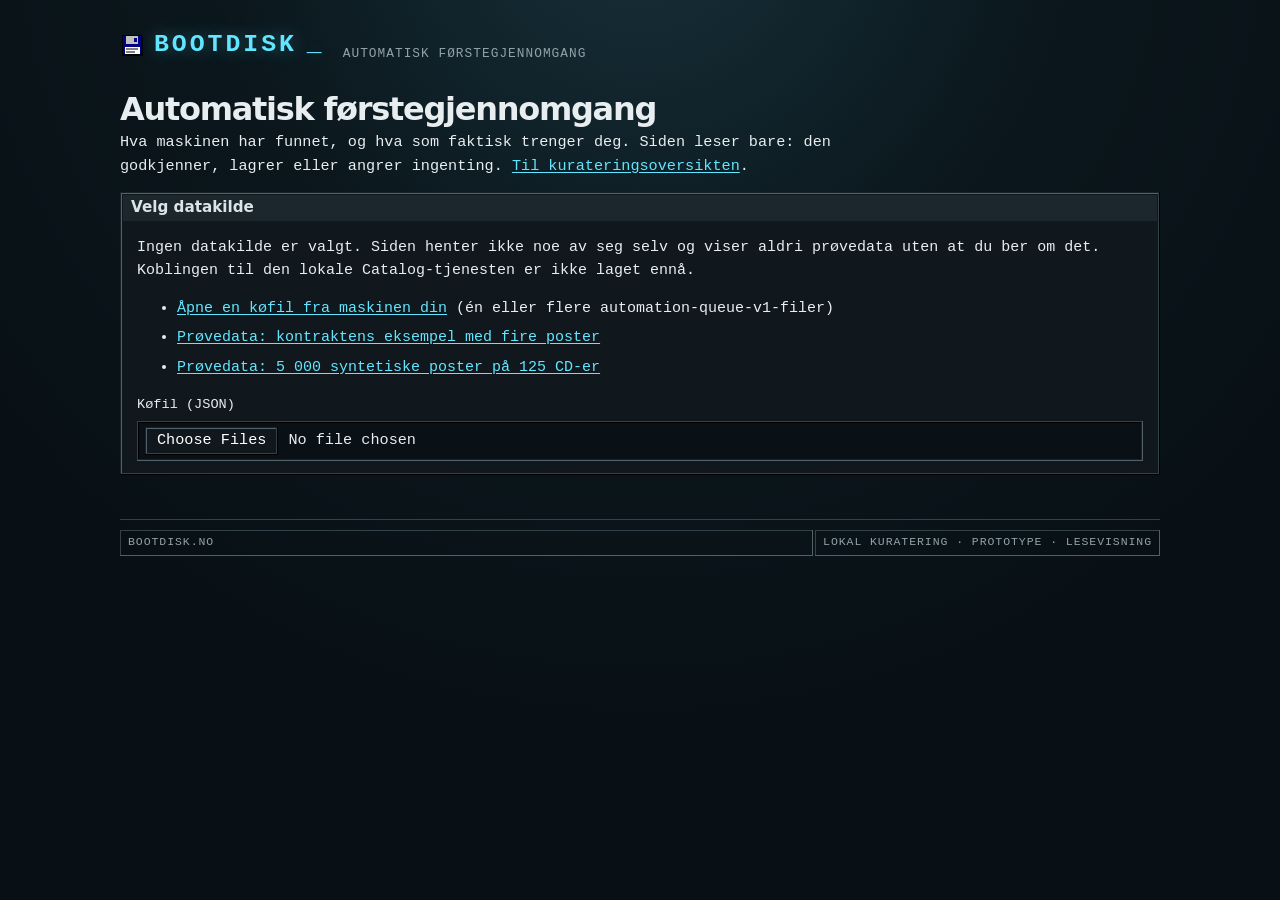
<file: automation.html>
<!doctype html>
<html lang="no">
<head>
<meta charset="utf-8">
<meta name="viewport" content="width=device-width,initial-scale=1">
<title>Automatisk førstegjennomgang — Bootdisk</title>
<meta name="robots" content="noindex">
<meta name="description" content="Lokal lesevisning av maskinens førstegjennomgang. Prototype som kjøres lokalt og inngår ikke i den offentlige releasen.">
<link rel="stylesheet" href="styles.css">
<link rel="stylesheet" href="accessibility.css">
<link rel="stylesheet" href="automation.css">
</head>
<body>
<a class="skip-link" href="#main-content">Hopp til innholdet</a>
<div class="app-window">
<header class="site-header">
  <div class="title-bar">
    <a class="brand" href="overview.html">BOOTDISK<span class="cursor">_</span></a>
    <span class="tagline">automatisk førstegjennomgang</span>
  </div>
</header>

<p id="aq-sample-banner" class="aq-banner" hidden>
  <strong>Prøvedata</strong>
  <span id="aq-sample-text"></span>
</p>

<main id="main-content">
  <noscript><p class="aq-state">Siden trenger JavaScript.</p></noscript>

  <h1 class="aq-title">Automatisk førstegjennomgang</h1>
  <p class="aq-lede">
    Hva maskinen har funnet, og hva som faktisk trenger deg. Siden leser bare: den godkjenner,
    lagrer eller angrer ingenting. <a href="overview.html">Til kurateringsoversikten</a>.
  </p>

  <section id="aq-source" class="aq-source" aria-labelledby="aq-source-title" hidden>
    <h2 id="aq-source-title">Velg datakilde</h2>
    <p id="aq-source-text">
      Ingen datakilde er valgt. Siden henter ikke noe av seg selv og viser aldri prøvedata uten at du ber om det.
      Koblingen til den lokale Catalog-tjenesten er ikke laget ennå.
    </p>
    <ul class="aq-source-list">
      <li><a href="automation.html?kilde=fil">Åpne en køfil fra maskinen din</a> (én eller flere <code>automation-queue-v1</code>-filer)</li>
      <li><a href="automation.html?kilde=prove">Prøvedata: kontraktens eksempel med fire poster</a></li>
      <li><a href="automation.html?kilde=syntetisk">Prøvedata: 5 000 syntetiske poster på 125 CD-er</a></li>
    </ul>
    <div id="aq-file" class="aq-file" hidden>
      <label for="aq-file-input">Køfil (JSON)</label>
      <input id="aq-file-input" type="file" accept=".json,application/json" multiple>
    </div>
  </section>

  <p id="aq-loading" class="aq-state" role="status" hidden>Laster køen …</p>
  <div id="aq-error" class="aq-state aq-error" role="alert" hidden>
    <h2 id="aq-error-title"></h2>
    <p id="aq-error-text"></p>
    <p>Ingen tall vises, fordi køen ikke kunne leses. Siden viser ikke prøvedata i stedet.</p>
  </div>

  <div id="aq-queue" hidden>
    <section id="aq-summary" class="aq-summary" aria-labelledby="aq-summary-title">
      <h2 id="aq-summary-title" class="aq-visually-hidden">Sammendrag</h2>
      <ul id="aq-stages" class="aq-stages"></ul>
      <p id="aq-human-note" class="aq-note"></p>
      <p id="aq-unknown" class="aq-unknown"></p>
      <details class="aq-legend">
        <summary>Hva betyr feltstatusene?</summary>
        <dl id="aq-legend"></dl>
      </details>
    </section>

    <div id="aq-list-view">
      <form id="aq-filters" class="aq-filters" role="search">
        <div class="aq-control aq-control-wide">
          <label for="aq-search">Søk etter programnavn eller kildepost</label>
          <input id="aq-search" type="search" autocomplete="off" placeholder="for eksempel Kvasarskriv eller K12">
        </div>
        <div class="aq-control">
          <label for="aq-stage">Inngang</label>
          <select id="aq-stage"></select>
        </div>
        <div class="aq-control">
          <label for="aq-field">Felt</label>
          <select id="aq-field"></select>
        </div>
        <div class="aq-control">
          <label for="aq-status">Feltstatus</label>
          <select id="aq-status"></select>
        </div>
        <div class="aq-control">
          <label for="aq-sort">Sortering</label>
          <select id="aq-sort">
            <option value="stage">Inngang, så navn</option>
            <option value="title">Programnavn</option>
            <option value="source">CD og kildepost</option>
          </select>
        </div>
        <div class="aq-control aq-control-action">
          <button type="button" id="aq-reset">Tilbakestill søk og filtre</button>
        </div>
      </form>

      <h2 id="aq-results-title" class="aq-results-title" tabindex="-1">Poster</h2>
      <p id="aq-count" class="aq-count" role="status" aria-live="polite"></p>
      <p id="aq-empty" class="aq-state" hidden></p>
      <p id="aq-missing" class="aq-state aq-warning" role="status" hidden></p>
      <ul id="aq-list" class="aq-list"></ul>
      <nav class="aq-pager" aria-label="Sider i køen">
        <button type="button" id="aq-previous">Forrige side</button>
        <p id="aq-page" class="aq-count"></p>
        <button type="button" id="aq-next">Neste side</button>
      </nav>
    </div>

    <section id="aq-panel" class="aq-panel" aria-labelledby="aq-panel-title" hidden>
      <button type="button" id="aq-close" class="aq-close">Tilbake til køen</button>
      <h2 id="aq-panel-title" tabindex="-1"></h2>
      <div id="aq-panel-body"></div>
      <button type="button" id="aq-close-bottom" class="aq-close">Tilbake til køen</button>
    </section>
  </div>
</main>

<footer><span>bootdisk.no</span><span>lokal kuratering · prototype · lesevisning</span></footer>
</div>
<script src="curator-labels.js"></script>
<script src="automation-core.js"></script>
<script src="automation-adapter.js"></script>
<script src="automation.js"></script>
</body>
</html>
</file>
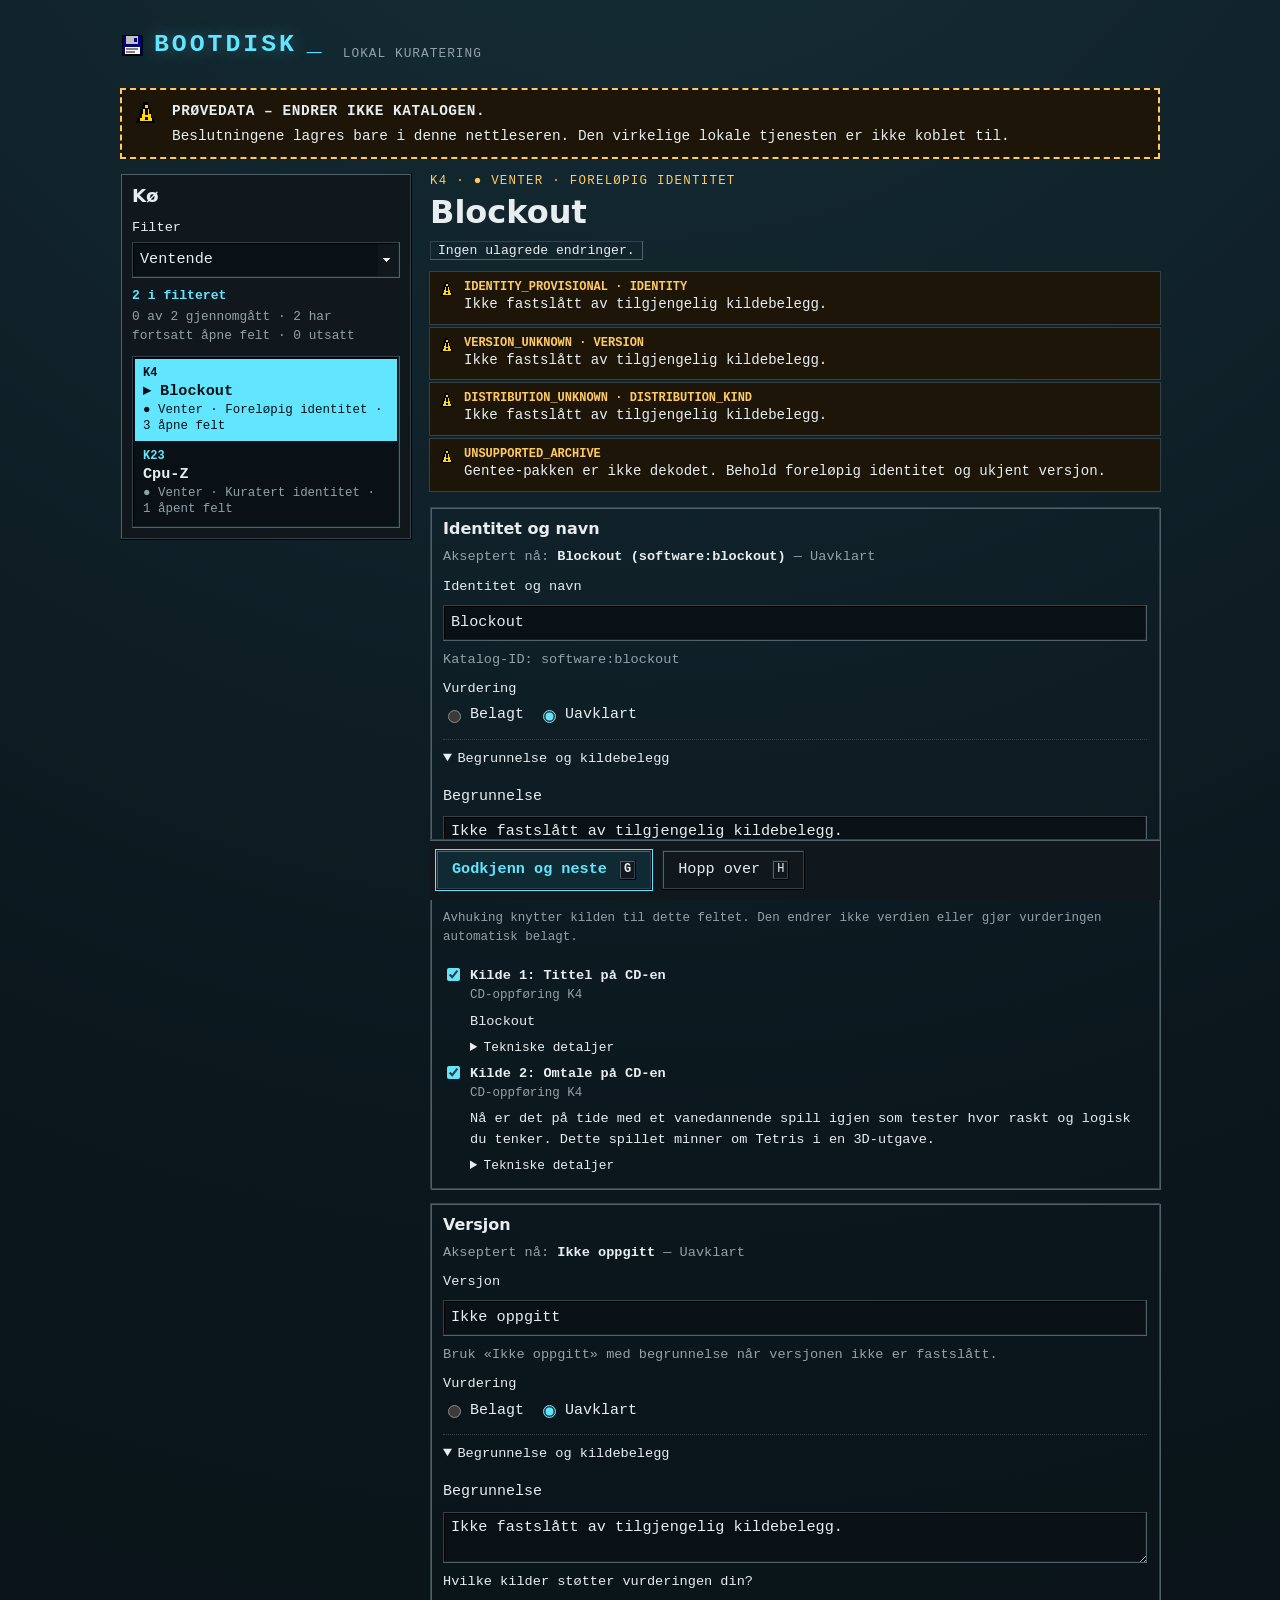
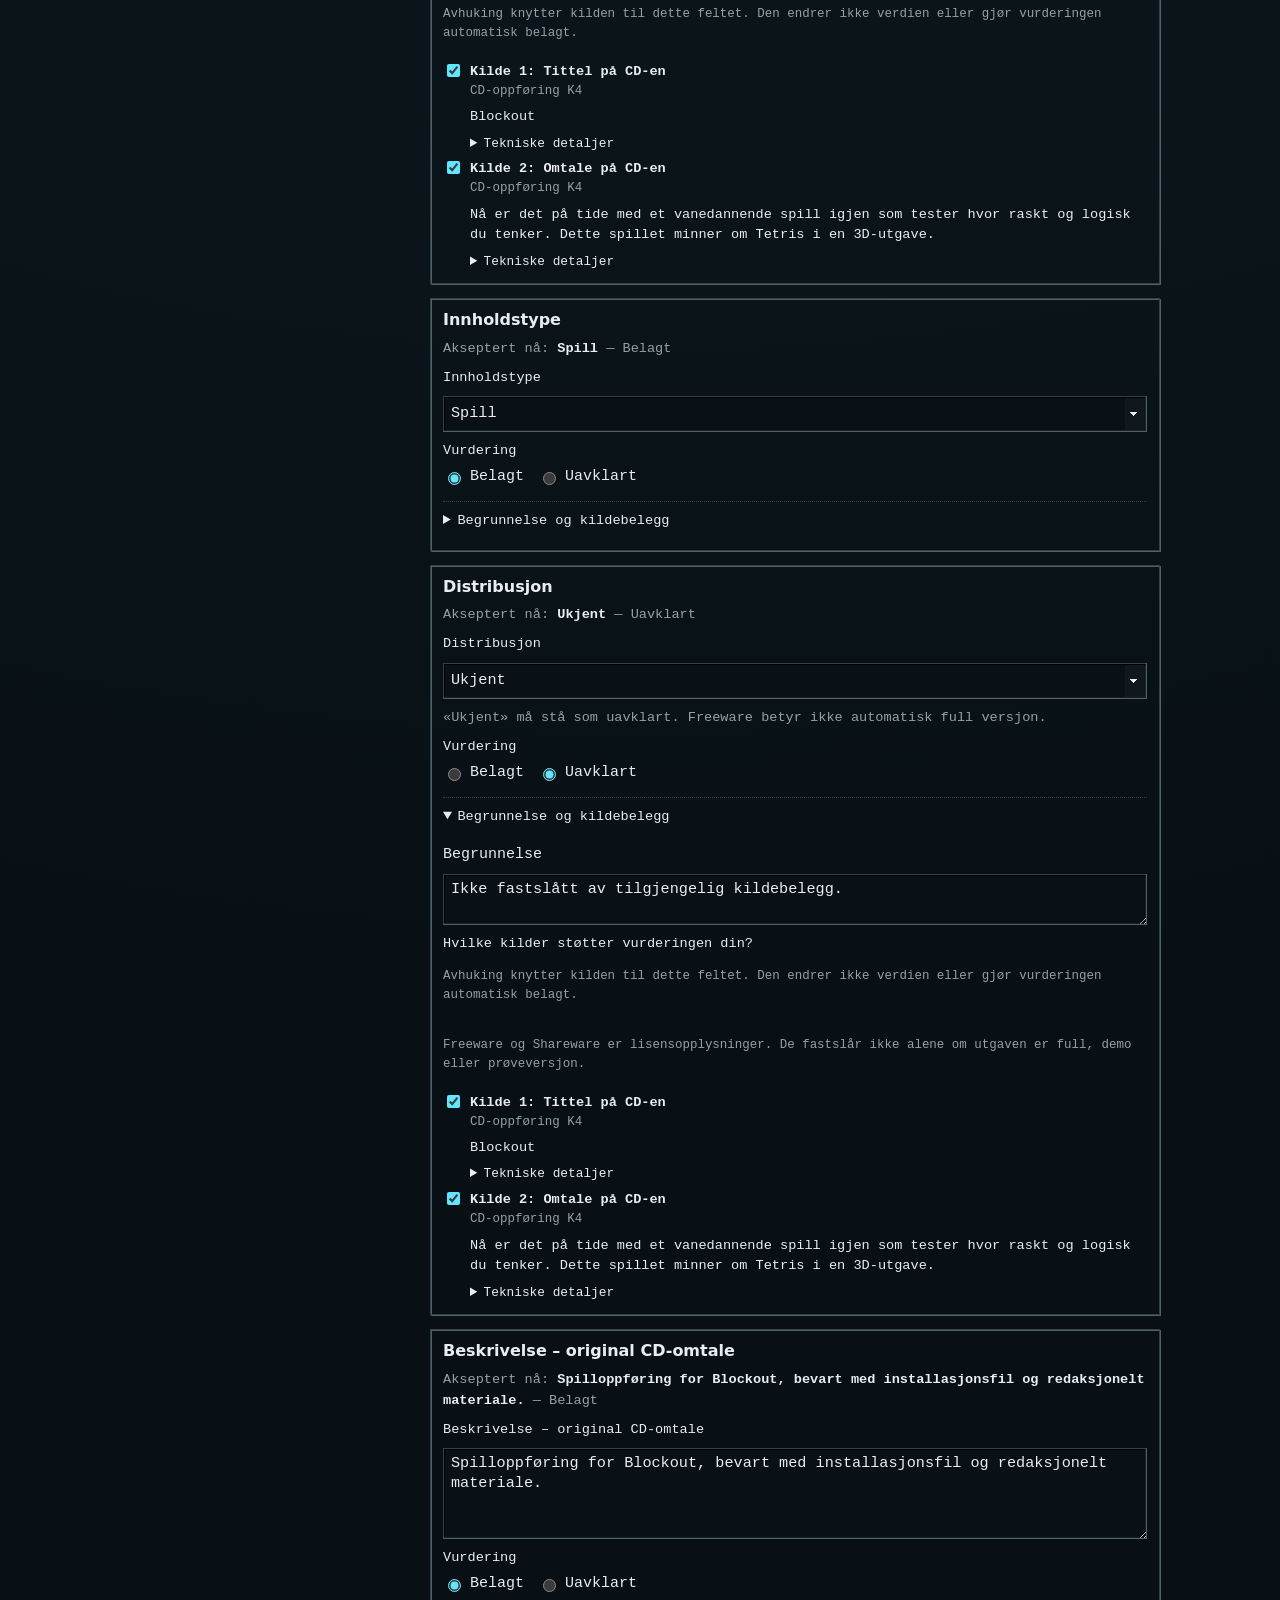
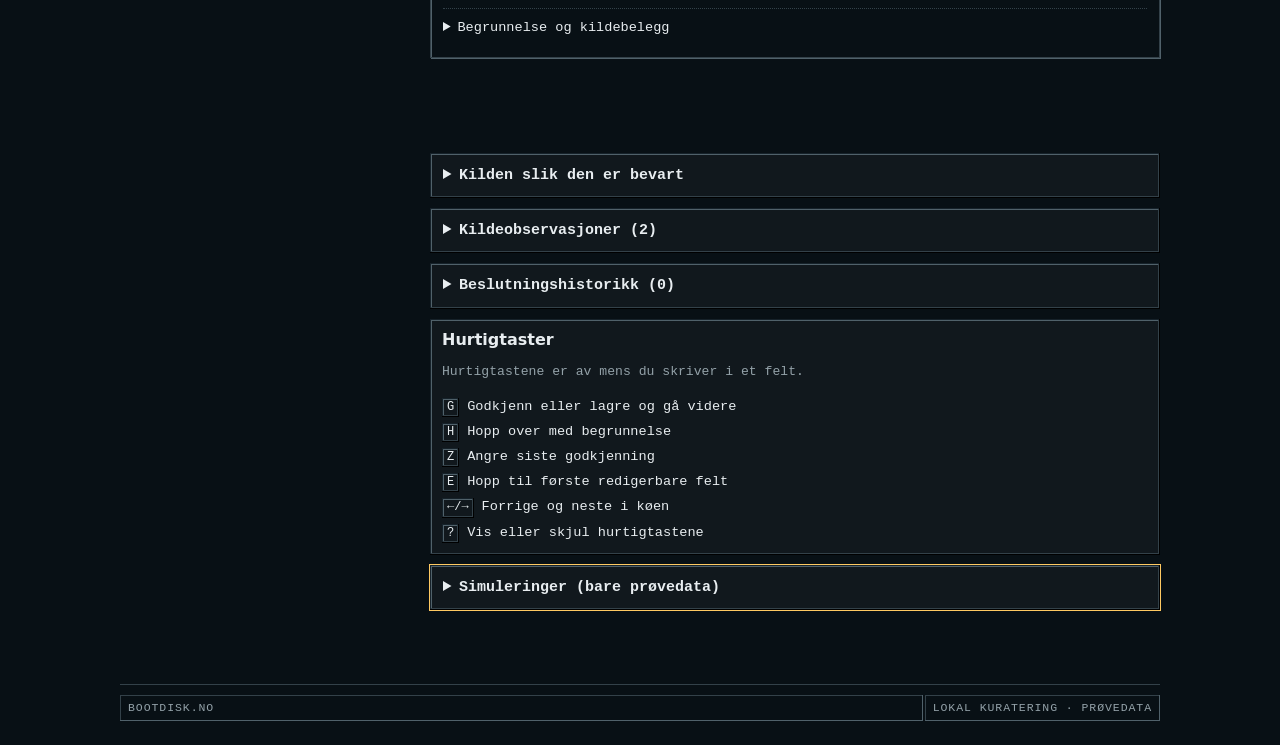
<file: curate.html>
<!doctype html>
<html lang="no">
<head>
<meta charset="utf-8">
<meta name="viewport" content="width=device-width,initial-scale=1">
<title>Kuratering — Bootdisk</title>
<meta name="robots" content="noindex">
<meta name="description" content="Lokal kurateringsflyt for Bootdisk. Kjøres bare lokalt og inngår ikke i den offentlige releasen.">
<link rel="stylesheet" href="styles.css">
<link rel="stylesheet" href="accessibility.css">
<link rel="stylesheet" href="curate.css">
</head>
<body>
<a class="skip-link" href="#main-content">Hopp til innholdet</a>
<div class="app-window">
<header class="site-header">
  <div class="title-bar">
    <a class="brand" href="archive.html">BOOTDISK<span class="cursor">_</span></a>
    <span class="tagline">lokal kuratering</span>
  </div>
</header>

<p id="fixture-banner" class="fixture-banner">
  <strong>Prøvedata – endrer ikke katalogen.</strong>
  <span>Beslutningene lagres bare i denne nettleseren. Den virkelige lokale tjenesten er ikke koblet til.</span>
</p>

<main id="main-content">
  <noscript><p class="system-message">Kurateringsskjermen trenger JavaScript.</p></noscript>
  <p id="curate-leave-error" class="system-message" role="alert" hidden></p>
  <p id="curate-return" class="curate-return" hidden>
    <a id="curate-return-link" href="overview.html">← Tilbake til oversikten</a>
    <span id="curate-return-error" class="field-error" role="alert" hidden></span>
  </p>
  <p id="curate-notice" class="system-message" role="status" hidden></p>
  <p id="curate-fatal" class="system-message" role="alert" hidden></p>

  <div class="curate-layout">
    <section class="queue-panel" aria-labelledby="queue-heading">
      <h2 id="queue-heading">Kø</h2>
      <div class="queue-filter">
        <label for="queue-filter">Filter</label>
        <select id="queue-filter">
          <option value="pending">Ventende</option>
          <option value="deferred">Utsatt</option>
          <option value="open_fields">Åpne felt</option>
          <option value="all">Alle</option>
        </select>
      </div>
      <p id="queue-count" class="queue-count" role="status"></p>
      <p id="queue-summary" class="queue-summary"></p>
      <ul id="queue-list" class="queue-list"></ul>
      <p id="queue-empty" class="queue-empty" hidden>Ingen oppføringer i dette filteret.</p>
    </section>

    <section class="decision-panel" aria-labelledby="entry-heading">
      <div id="queue-complete" class="queue-complete" hidden>
        <h2>Køen er tom</h2>
        <p>Alle oppføringene i dette filteret er behandlet. Bytt filter for å se utsatte eller gjennomgåtte oppføringer.</p>
      </div>

      <div id="entry-view" hidden>
        <header class="entry-head">
          <p class="eyebrow"><span id="entry-id"></span> · <span id="entry-queue-state"></span> · <span id="entry-identification"></span></p>
          <h2 id="entry-heading" tabindex="-1"></h2>
        </header>

        <p id="save-state" class="save-state" role="status" aria-live="polite"></p>
        <div id="decision-error" class="decision-error" role="alert" hidden></div>

        <div id="conflict-panel" class="conflict-panel" role="alert" hidden>
          <h3>Konflikt: oppføringen er endret et annet sted</h3>
          <p>Den lokale kladden er beholdt. Velg bevisst hvordan konflikten skal løses; ingenting overskrives automatisk.</p>
          <div class="conflict-columns">
            <div><h4>Din lokale kladd</h4><dl id="conflict-local"></dl></div>
            <div><h4>Gjeldende servertilstand</h4><dl id="conflict-server"></dl></div>
          </div>
          <div class="conflict-actions">
            <button type="button" id="conflict-keep">Behold min kladd og bygg videre</button>
            <button type="button" id="conflict-load">Last serverversjonen</button>
          </div>
        </div>

        <ul id="entry-issues" class="entry-issues"></ul>

        <form id="claim-form" class="claim-form"></form>

        <div class="decision-actions">
          <button type="button" id="action-commit" class="primary" data-action="commit"></button>
          <button type="button" id="action-defer" data-action="defer">Hopp over <kbd>H</kbd></button>
          <button type="button" id="action-undo" data-action="undo" hidden></button>
          <button type="button" id="action-retry" data-action="retry" hidden>Forsøk på nytt</button>
        </div>

        <form id="defer-form" class="defer-form" hidden>
          <label for="defer-reason">Begrunnelse for å hoppe over</label>
          <textarea id="defer-reason" rows="2" required></textarea>
          <p id="defer-error" class="field-error" hidden></p>
          <div class="defer-actions">
            <button type="submit" id="defer-confirm">Hopp over og gå videre</button>
            <button type="button" id="defer-cancel">Avbryt</button>
          </div>
        </form>

        <details class="panel" id="source-panel">
          <summary>Kilden slik den er bevart</summary>
          <dl class="source-facts">
            <div><dt>Original tittel</dt><dd id="source-title"></dd></div>
            <div><dt>Original beskrivelse</dt><dd id="source-description"></dd></div>
            <div><dt>Mål</dt><dd id="source-target"></dd></div>
          </dl>
          <h4>Filer i pakken (<span id="member-count"></span>)</h4>
          <ul id="source-members" class="source-members"></ul>
        </details>

        <details class="panel" id="evidence-panel">
          <summary>Kildeobservasjoner (<span id="evidence-count"></span>)</summary>
          <p class="panel-note">Observasjonene er bevart kildetekst. De vises som tekst, aldri som kjørbart innhold eller lenker.</p>
          <ul id="evidence-list" class="evidence-list"></ul>
        </details>

        <details class="panel" id="history-panel">
          <summary>Beslutningshistorikk (<span id="history-count"></span>)</summary>
          <ol id="history-list" class="history-list"></ol>
        </details>
      </div>

      <section class="shortcuts" aria-labelledby="shortcuts-heading">
        <h3 id="shortcuts-heading">Hurtigtaster</h3>
        <p class="panel-note">Hurtigtastene er av mens du skriver i et felt.</p>
        <ul id="shortcut-list" class="shortcut-list"></ul>
      </section>

      <details class="panel simulation" id="simulation-panel">
        <summary>Simuleringer (bare prøvedata)</summary>
        <p class="panel-note">Simulerte tilstander er merket som simulerte. De er ikke ekte kildefunn og ikke ekte tjenestefeil.</p>
        <div class="simulation-row">
          <label for="simulate-fault">Neste skriveoperasjon</label>
          <select id="simulate-fault">
            <option value="">Uten simulert feil</option>
            <option value="write_failed">Lagringsfeil</option>
            <option value="service_unavailable">Tjenesten svarer ikke</option>
            <option value="timeout_after_commit">Tidsavbrudd etter at skrivingen er utført</option>
            <option value="revision_conflict">Revisjonskonflikt</option>
          </select>
        </div>
        <div class="simulation-row">
          <label for="simulate-media">Kildetilgang for valgt oppføring</label>
          <select id="simulate-media">
            <option value="">Uten simulert kildeproblem</option>
            <option value="media_unavailable">Manglende media</option>
            <option value="read_permission_denied">Lesefeil</option>
          </select>
        </div>
        <button type="button" id="simulate-reset">Tilbakestill prøvedata</button>
      </details>
    </section>
  </div>
</main>

<footer><span>bootdisk.no</span><span>lokal kuratering · prøvedata</span></footer>
</div>
<script src="curate-adapter.js"></script>
<script src="curate-core.js"></script>
<script src="curate-live-adapter.js"></script>
<script src="curate.js"></script>
</body>
</html>
</file>
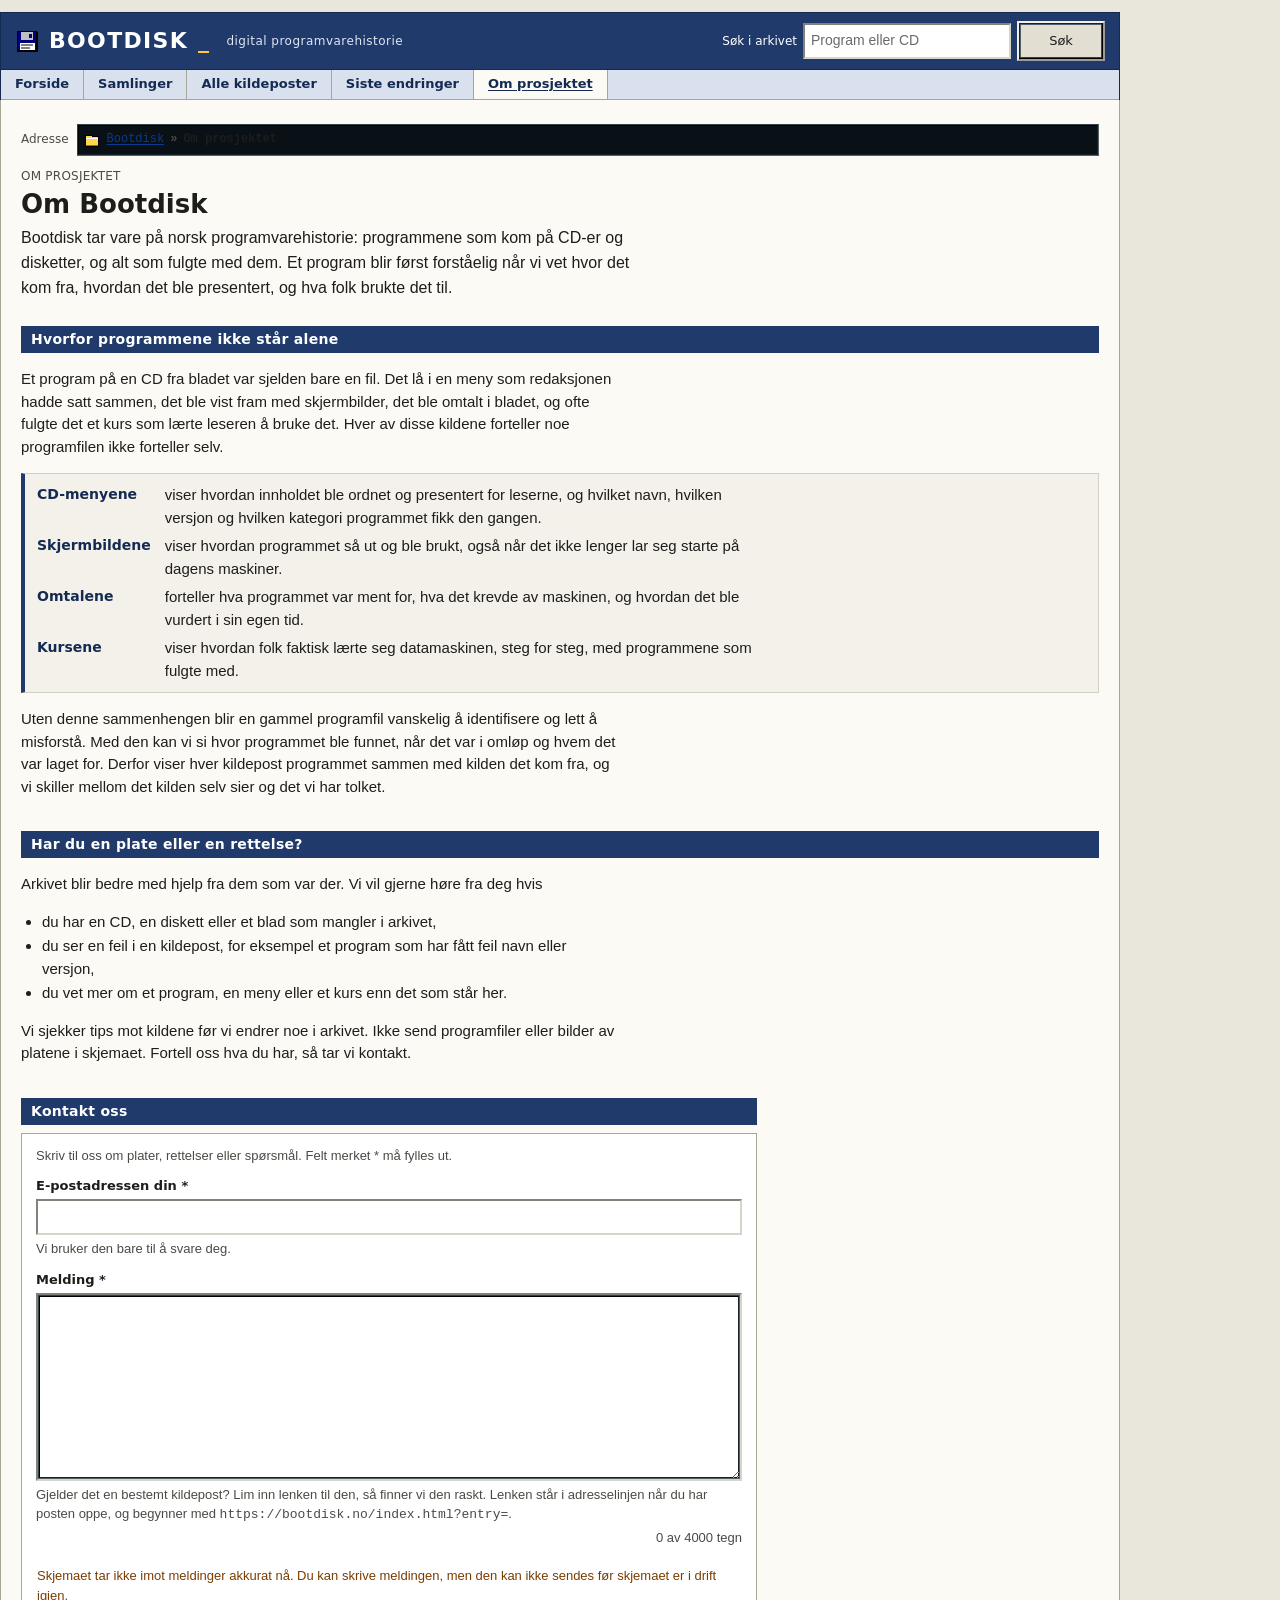
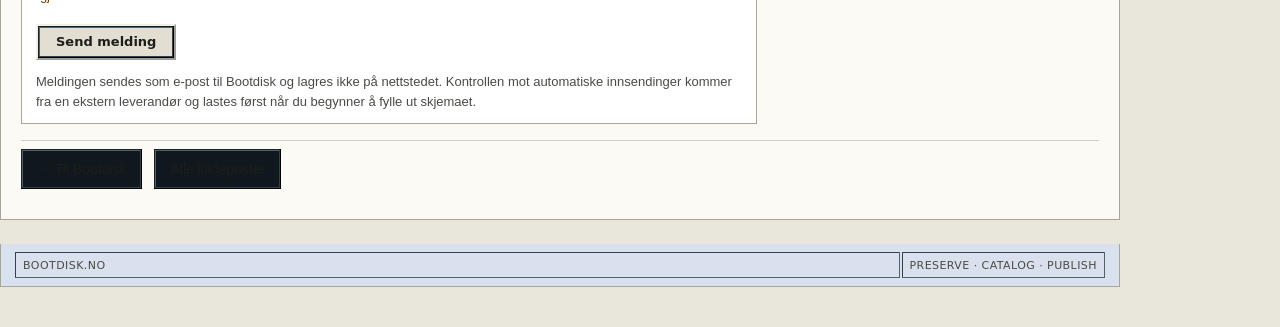
<file: om-prosjektet.html>
<!doctype html>
<html lang="no"><head><meta charset="utf-8"><meta name="viewport" content="width=device-width,initial-scale=1"><title>Om prosjektet — Bootdisk</title><meta name="description" content="Hvorfor Bootdisk bevarer programmene sammen med CD-menyene, skjermbildene, omtalene og kursene, og hvordan du kan tipse oss om plater og rettelser."><link rel="canonical" href="https://bootdisk.no/om-prosjektet.html"><meta property="og:type" content="website"><meta property="og:site_name" content="Bootdisk"><meta property="og:title" content="Om prosjektet — Bootdisk"><meta property="og:description" content="Hvorfor Bootdisk bevarer programmene sammen med kildene de kom fra, og hvordan du kan tipse oss."><meta property="og:url" content="https://bootdisk.no/om-prosjektet.html"><link rel="stylesheet" href="styles.css"><link rel="stylesheet" href="accessibility.css"><link rel="stylesheet" href="publication.css"><link rel="stylesheet" href="visit-counter.css"><link rel="stylesheet" href="catalog.css?v=om-prosjektet1"></head>
<body><a class="skip-link" href="#main-content">Hopp til innholdet</a><header class="site-header"><div class="site-bar"><a class="brand" href="./">BOOTDISK<span class="cursor">_</span></a><span class="tagline">digital programvarehistorie</span><form class="site-search" role="search" action="archive.html" method="get"><label for="site-search-q">Søk i arkivet</label><input id="site-search-q" name="q" type="search" autocomplete="off" placeholder="Program eller CD"><button type="submit">Søk</button></form></div><nav class="site-nav" aria-label="Hovedmeny"><ul><li><a href="./">Forside</a></li><li><a href="./#samlinger">Samlinger</a></li><li><a href="archive.html">Alle kildeposter</a></li><li><a href="updates.html">Siste endringer</a></li><li><a href="om-prosjektet.html" aria-current="page">Om prosjektet</a></li></ul></nav></header>
<main id="main-content"><nav class="breadcrumbs" aria-label="Brødsmuler"><ol><li><a href="./">Bootdisk</a></li><li aria-current="page">Om prosjektet</li></ol></nav>
<section class="hero about-hero"><p class="eyebrow">OM PROSJEKTET</p><h1>Om Bootdisk</h1><p class="lede">Bootdisk tar vare på norsk programvarehistorie: programmene som kom på CD-er og disketter, og alt som fulgte med dem. Et program blir først forståelig når vi vet hvor det kom fra, hvordan det ble presentert, og hva folk brukte det til.</p></section>

<div class="about-page">
<section class="about-text" aria-labelledby="why-heading">
<h2 id="why-heading" class="section-label">Hvorfor programmene ikke står alene</h2>
<p>Et program på en CD fra bladet var sjelden bare en fil. Det lå i en meny som redaksjonen hadde satt sammen, det ble vist fram med skjermbilder, det ble omtalt i bladet, og ofte fulgte det et kurs som lærte leseren å bruke det. Hver av disse kildene forteller noe programfilen ikke forteller selv.</p>
<dl class="about-sources">
<dt>CD-menyene</dt>
<dd>viser hvordan innholdet ble ordnet og presentert for leserne, og hvilket navn, hvilken versjon og hvilken kategori programmet fikk den gangen.</dd>
<dt>Skjermbildene</dt>
<dd>viser hvordan programmet så ut og ble brukt, også når det ikke lenger lar seg starte på dagens maskiner.</dd>
<dt>Omtalene</dt>
<dd>forteller hva programmet var ment for, hva det krevde av maskinen, og hvordan det ble vurdert i sin egen tid.</dd>
<dt>Kursene</dt>
<dd>viser hvordan folk faktisk lærte seg datamaskinen, steg for steg, med programmene som fulgte med.</dd>
</dl>
<p>Uten denne sammenhengen blir en gammel programfil vanskelig å identifisere og lett å misforstå. Med den kan vi si hvor programmet ble funnet, når det var i omløp og hvem det var laget for. Derfor viser hver kildepost programmet sammen med kilden det kom fra, og vi skiller mellom det kilden selv sier og det vi har tolket.</p>
</section>

<section class="about-text" aria-labelledby="tips-heading">
<h2 id="tips-heading" class="section-label">Har du en plate eller en rettelse?</h2>
<p>Arkivet blir bedre med hjelp fra dem som var der. Vi vil gjerne høre fra deg hvis</p>
<ul>
<li>du har en CD, en diskett eller et blad som mangler i arkivet,</li>
<li>du ser en feil i en kildepost, for eksempel et program som har fått feil navn eller versjon,</li>
<li>du vet mer om et program, en meny eller et kurs enn det som står her.</li>
</ul>
<p>Vi sjekker tips mot kildene før vi endrer noe i arkivet. Ikke send programfiler eller bilder av platene i skjemaet. Fortell oss hva du har, så tar vi kontakt.</p>
</section>

<section id="kontakt" class="contact" aria-labelledby="contact-heading">
<h2 id="contact-heading" class="section-label">Kontakt oss</h2>
<noscript><p class="system-message">Skjemaet trenger JavaScript for kontrollen mot automatiske innsendinger. Slå på JavaScript for å sende oss en melding.</p></noscript>
<form id="contact-form" class="contact-form" action="api/kontakt.php" method="post" novalidate aria-describedby="contact-intro">
<p id="contact-intro" class="contact-intro">Skriv til oss om plater, rettelser eller spørsmål. Felt merket <span aria-hidden="true">*</span><span class="visually-hidden">med stjerne</span> må fylles ut.</p>
<div class="contact-field">
<label for="contact-email">E-postadressen din <span aria-hidden="true">*</span></label>
<input id="contact-email" name="email" type="email" inputmode="email" autocomplete="email" maxlength="254" required aria-describedby="contact-email-hint contact-feedback">
<p id="contact-email-hint" class="contact-hint">Vi bruker den bare til å svare deg.</p>
</div>
<div class="contact-field">
<label for="contact-message">Melding <span aria-hidden="true">*</span></label>
<textarea id="contact-message" name="message" rows="8" required aria-describedby="contact-message-hint contact-count contact-feedback"></textarea>
<p id="contact-message-hint" class="contact-hint">Gjelder det en bestemt kildepost? Lim inn lenken til den, så finner vi den raskt. Lenken står i adresselinjen når du har posten oppe, og begynner med <code>https://bootdisk.no/index.html?entry=</code>.</p>
<p id="contact-count" class="contact-hint contact-count" aria-live="off"></p>
</div>
<div class="contact-trap" aria-hidden="true"><label for="contact-website">La dette feltet stå tomt</label><input id="contact-website" name="website" type="text" tabindex="-1" autocomplete="off"></div>
<div id="contact-captcha" class="contact-captcha" data-state="idle"><div class="contact-captcha-widget"></div><p id="contact-captcha-note" class="contact-hint" aria-live="polite">Før sending ber vi deg bekrefte at du ikke er en robot.</p></div>
<p class="contact-actions"><button id="contact-submit" type="submit">Send melding</button></p>
<p id="contact-feedback" class="contact-feedback" tabindex="-1" hidden></p>
<p class="contact-privacy">Meldingen sendes som e-post til Bootdisk og lagres ikke på nettstedet. Kontrollen mot automatiske innsendinger kommer fra en ekstern leverandør og lastes først når du begynner å fylle ut skjemaet.</p>
</form>
</section>
</div>
<nav class="collection-exits" aria-label="Videre"><a href="./">← Til Bootdisk</a><a href="archive.html">Alle kildeposter</a></nav></main>
<footer><span>bootdisk.no</span><p id="visit-counter" class="visit-counter" hidden></p><span>preserve · catalog · publish</span></footer><script src="contact-core.js?v=kontakt1"></script><script src="contact.js?v=kontakt1"></script><script src="visit-counter-config.js"></script><script src="visit-counter-core.js"></script><script src="visit-counter-adapter.js"></script><script src="visit-counter.js"></script></body></html>
</file>
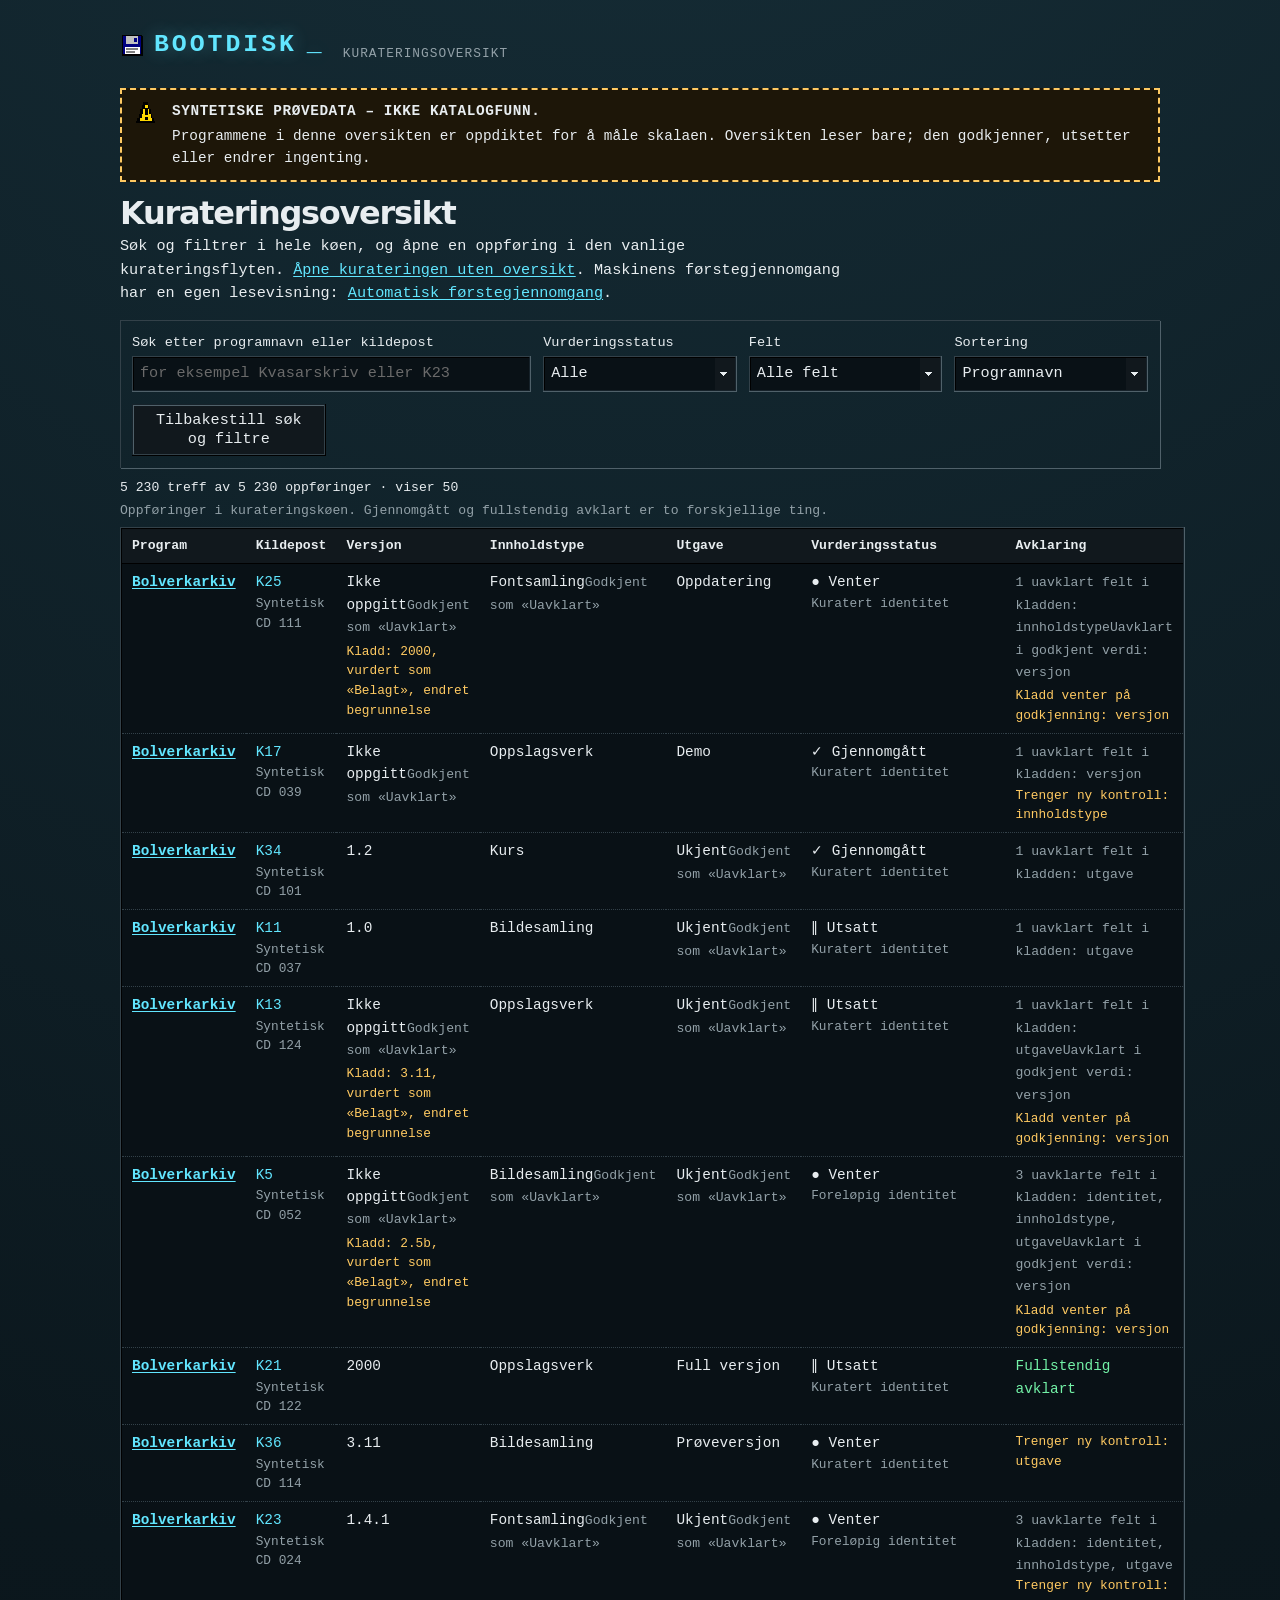
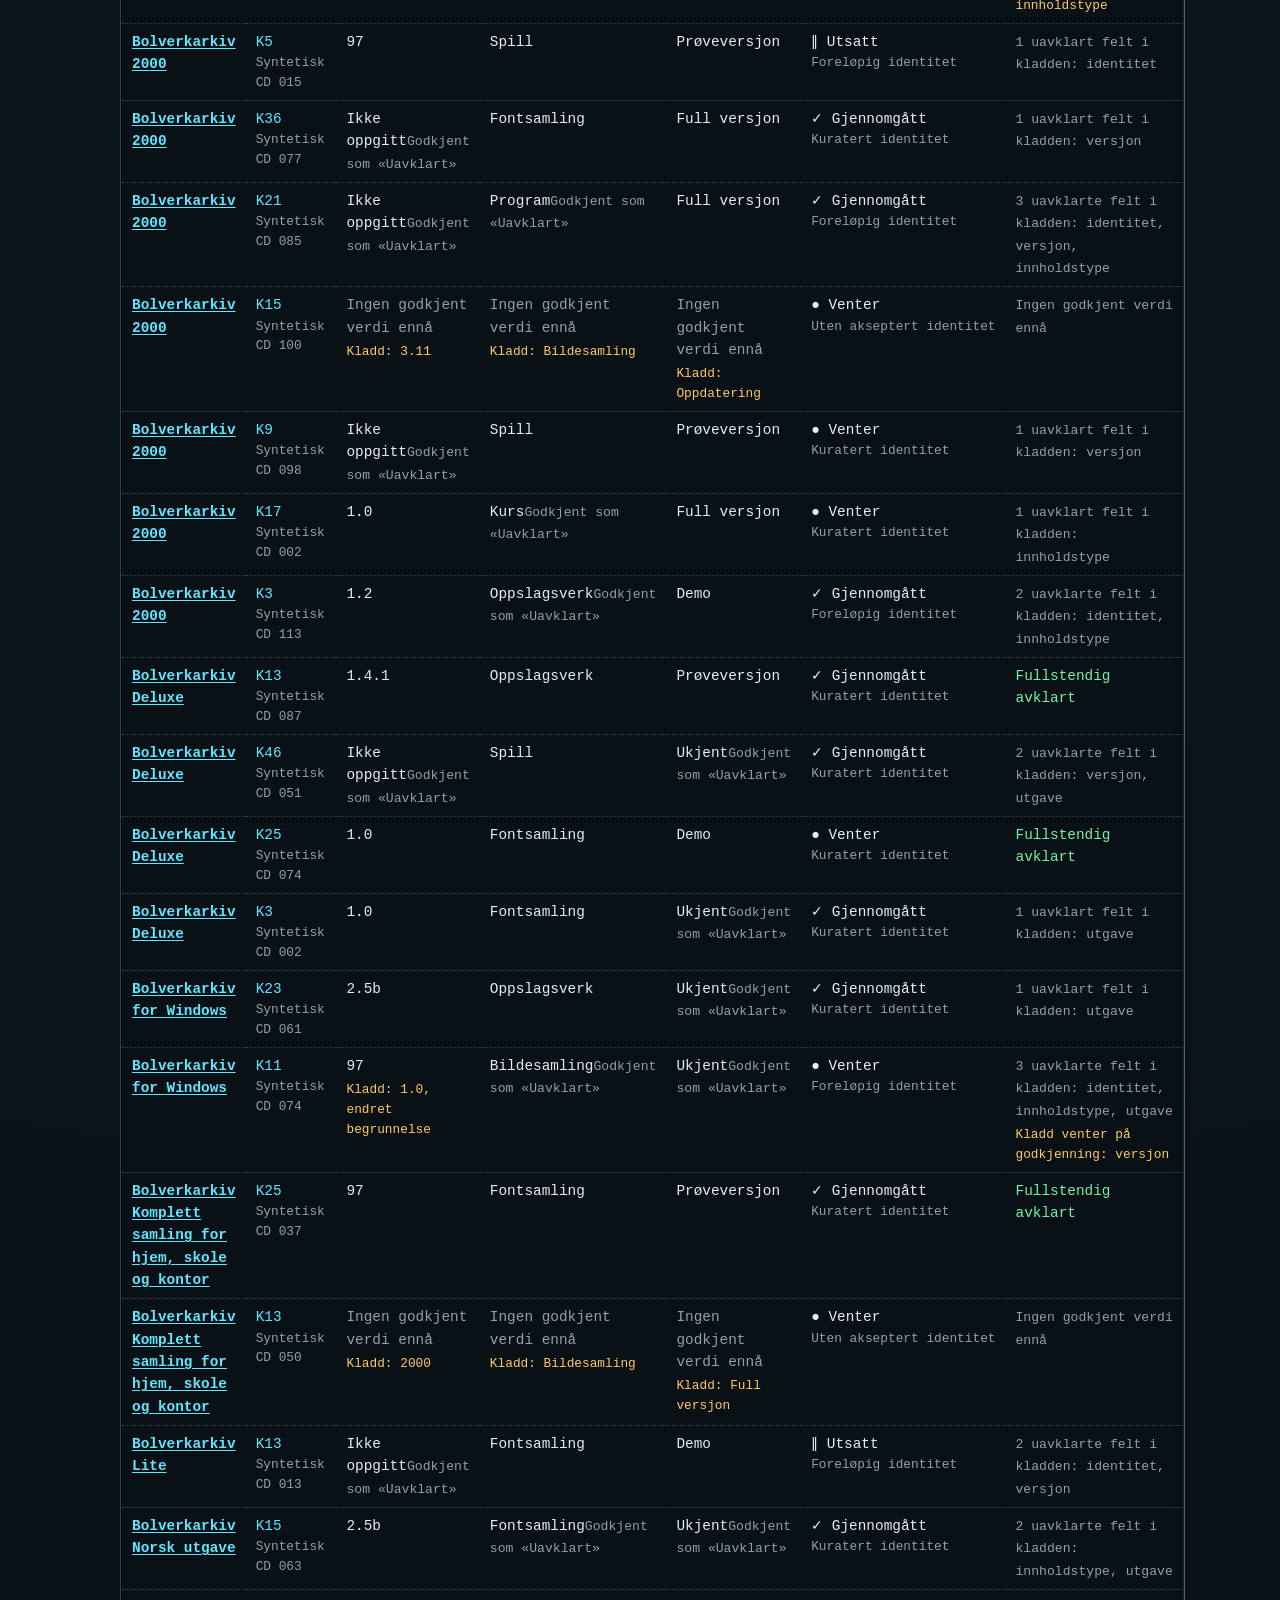
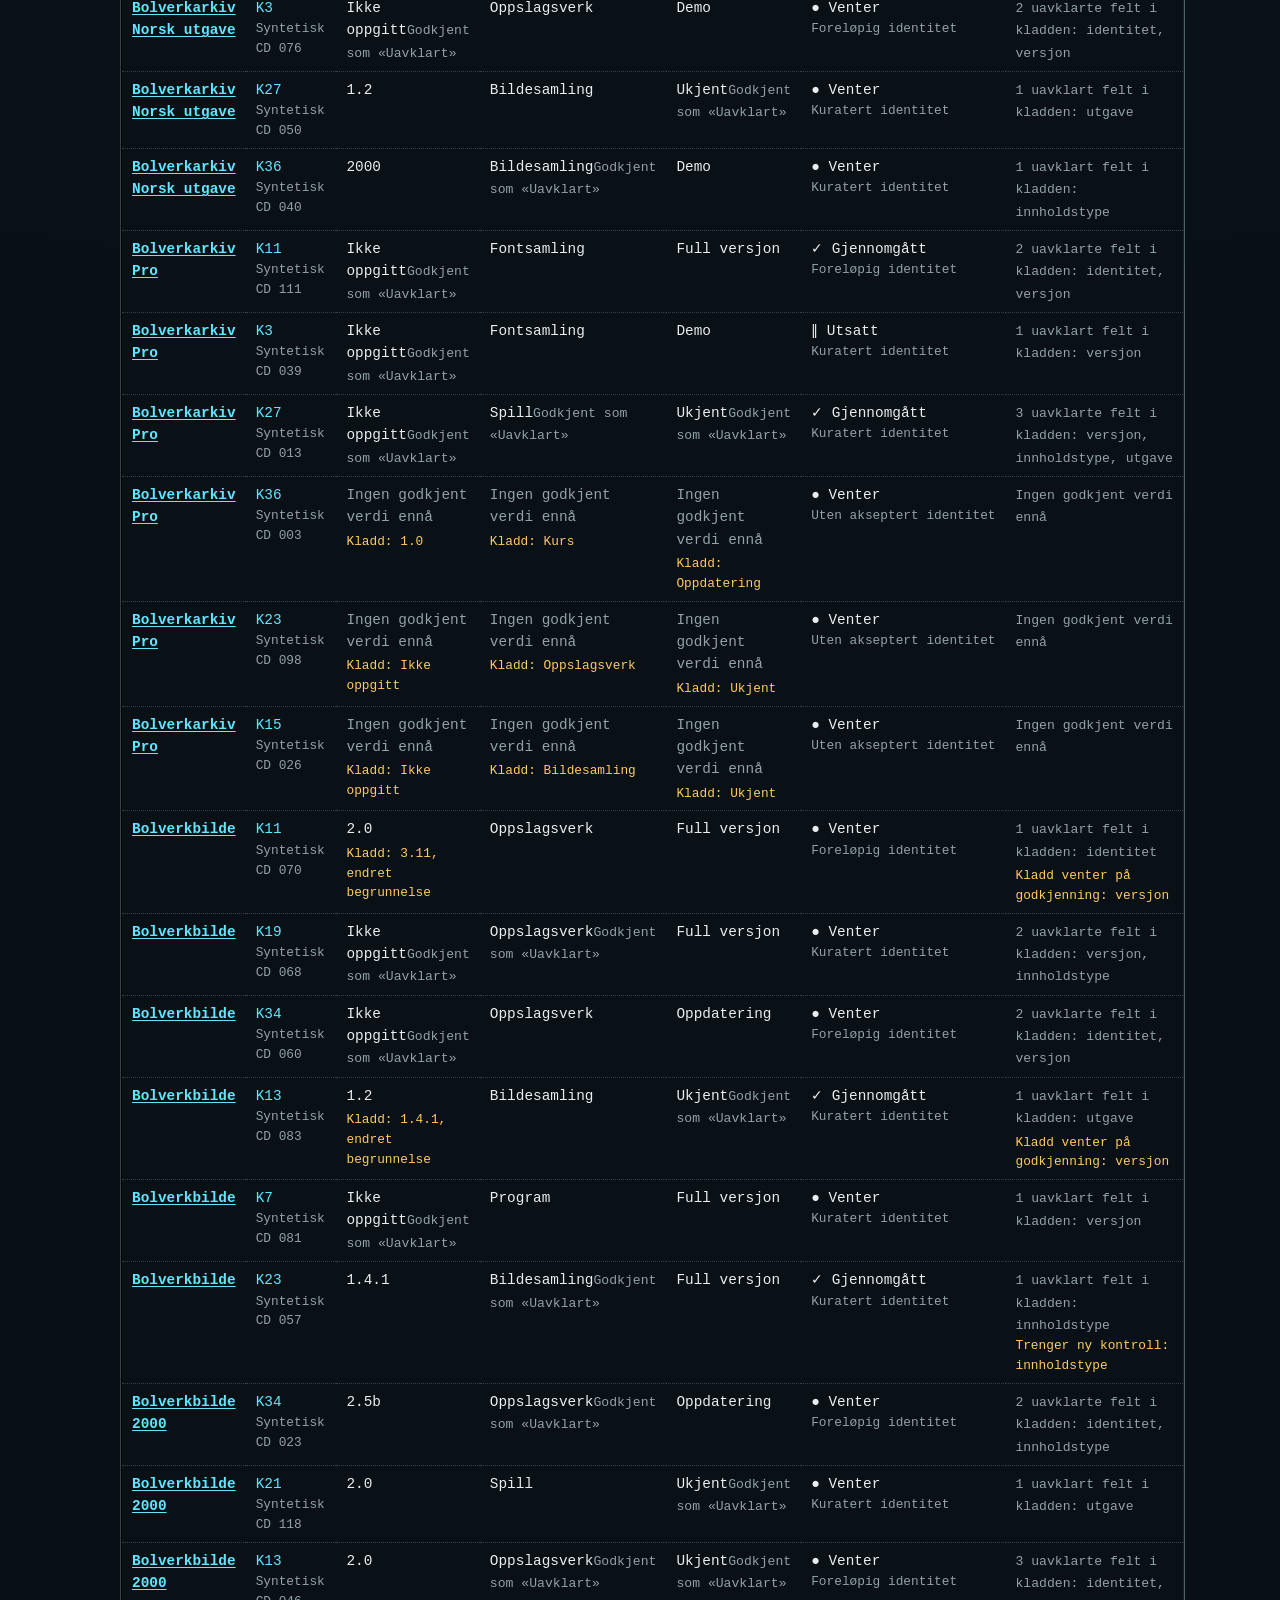
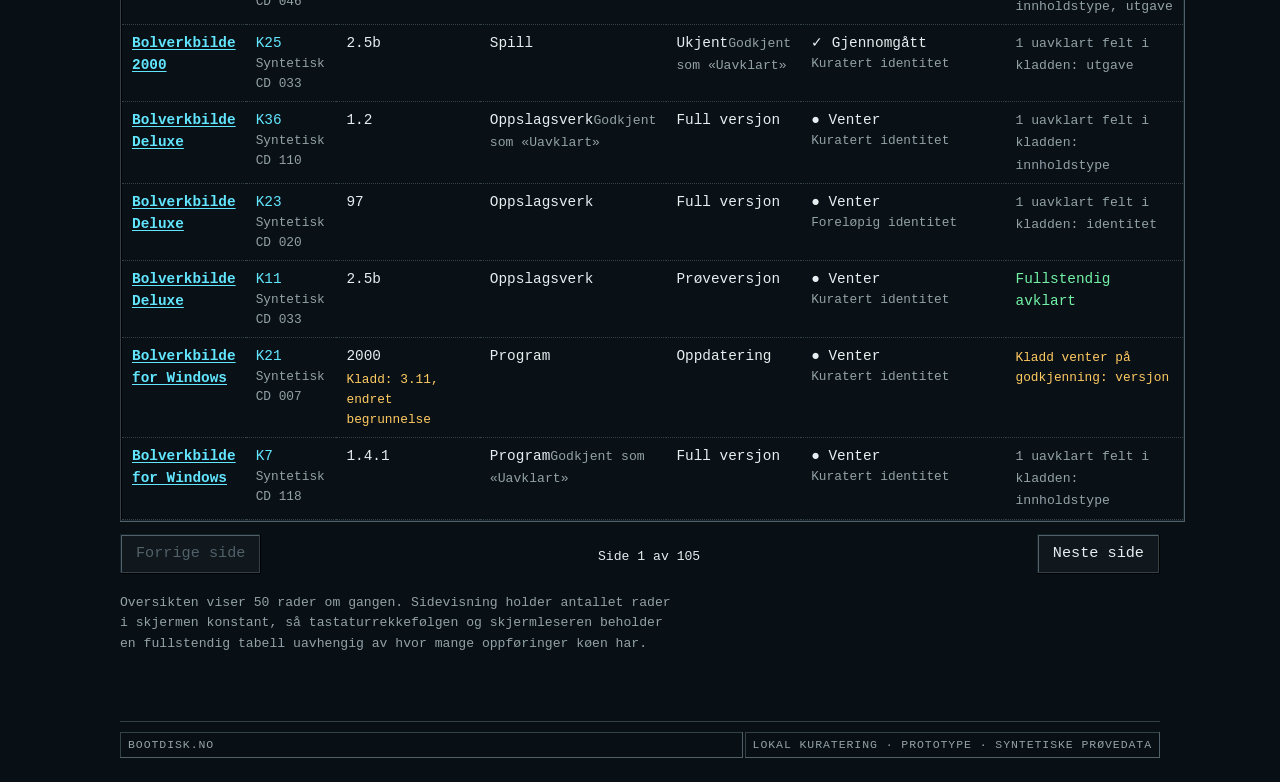
<file: overview.html>
<!doctype html>
<html lang="no">
<head>
<meta charset="utf-8">
<meta name="viewport" content="width=device-width,initial-scale=1">
<title>Kurateringsoversikt — Bootdisk</title>
<meta name="robots" content="noindex">
<meta name="description" content="Lokal oversikt over kurateringskøen. Prototype som kjøres lokalt og inngår ikke i den offentlige releasen.">
<link rel="stylesheet" href="styles.css">
<link rel="stylesheet" href="accessibility.css">
<link rel="stylesheet" href="curate.css">
<link rel="stylesheet" href="overview.css">
</head>
<body>
<a class="skip-link" href="#main-content">Hopp til innholdet</a>
<div class="app-window">
<header class="site-header">
  <div class="title-bar">
    <a class="brand" href="archive.html">BOOTDISK<span class="cursor">_</span></a>
    <span class="tagline">kurateringsoversikt</span>
  </div>
</header>

<p id="sample-banner" class="fixture-banner">
  <strong>Syntetiske prøvedata – ikke katalogfunn.</strong>
  <span>Programmene i denne oversikten er oppdiktet for å måle skalaen. Oversikten leser bare; den
  godkjenner, utsetter eller endrer ingenting.</span>
</p>

<main id="main-content">
  <noscript><p class="system-message">Oversikten trenger JavaScript.</p></noscript>
  <p id="overview-fatal" class="system-message" role="alert" hidden></p>

  <h1 class="overview-title">Kurateringsoversikt</h1>
  <p class="overview-lede">
    Søk og filtrer i hele køen, og åpne en oppføring i den vanlige kurateringsflyten.
    <a href="curate.html">Åpne kurateringen uten oversikt</a>.
    Maskinens førstegjennomgang har en egen lesevisning: <a href="automation.html">Automatisk førstegjennomgang</a>.
  </p>

  <form id="overview-filters" class="overview-filters" role="search">
    <div class="overview-control overview-control-wide">
      <label for="overview-search">Søk etter programnavn eller kildepost</label>
      <input id="overview-search" type="search" autocomplete="off" placeholder="for eksempel Kvasarskriv eller K23">
    </div>
    <div class="overview-control">
      <label for="overview-status">Vurderingsstatus</label>
      <select id="overview-status">
        <option value="all">Alle</option>
        <option value="pending">Ventende</option>
        <option value="deferred">Utsatt</option>
        <option value="reviewed">Gjennomgått</option>
      </select>
    </div>
    <div class="overview-control">
      <label for="overview-field">Felt</label>
      <select id="overview-field">
        <option value="all">Alle felt</option>
        <option value="any_open">Har arbeidsbehov: uavklart, kontroll eller ugodkjent kladd</option>
        <option value="resolved">Fullstendig avklart</option>
        <option value="needs_review">Trenger ny kontroll</option>
        <option value="identity">Uavklart identitet</option>
        <option value="version">Uavklart versjon</option>
        <option value="content_kind">Uavklart innholdstype</option>
        <option value="distribution_kind">Uavklart utgave</option>
        <option value="description">Uavklart beskrivelse</option>
      </select>
    </div>
    <div class="overview-control">
      <label for="overview-sort">Sortering</label>
      <select id="overview-sort">
        <option value="name">Programnavn</option>
        <option value="source">Kildepost</option>
      </select>
    </div>
    <div class="overview-control overview-control-action">
      <button type="button" id="overview-reset">Tilbakestill søk og filtre</button>
    </div>
  </form>

  <p id="overview-count" class="overview-count" role="status" aria-live="polite"></p>
  <p id="overview-loading" class="overview-state" hidden>Laster oversikten …</p>
  <p id="overview-error" class="overview-state overview-error" role="alert" hidden></p>
  <p id="overview-empty" class="overview-state" hidden>
    Ingen oppføringer passer til søket og filtrene. Tilbakestill for å se hele køen igjen.
  </p>
  <p id="overview-outside" class="overview-state overview-outside" role="status" hidden></p>

  <table class="overview-table">
    <caption>Oppføringer i kurateringskøen. Gjennomgått og fullstendig avklart er to forskjellige ting.</caption>
    <thead>
      <tr>
        <th scope="col">Program</th>
        <th scope="col">Kildepost</th>
        <th scope="col">Versjon</th>
        <th scope="col">Innholdstype</th>
        <th scope="col">Utgave</th>
        <th scope="col">Vurderingsstatus</th>
        <th scope="col">Avklaring</th>
      </tr>
    </thead>
    <tbody id="overview-rows"></tbody>
  </table>

  <nav class="overview-pager" aria-label="Sider i oversikten">
    <button type="button" id="page-previous">Forrige side</button>
    <p id="page-state" class="overview-count" role="status" aria-live="polite"></p>
    <button type="button" id="page-next">Neste side</button>
  </nav>

  <p class="overview-note">
    Oversikten viser 50 rader om gangen. Sidevisning holder antallet rader i skjermen konstant,
    så tastaturrekkefølgen og skjermleseren beholder en fullstendig tabell uavhengig av hvor
    mange oppføringer køen har.
  </p>
</main>

<footer><span>bootdisk.no</span><span>lokal kuratering · prototype · syntetiske prøvedata</span></footer>
</div>
<script src="curator-labels.js"></script>
<script src="curator-navigation.js"></script>
<script src="curate-adapter.js"></script>
<script src="overview-sample.js"></script>
<script src="overview-adapter.js"></script>
<script src="overview-core.js"></script>
<script src="overview.js"></script>
</body>
</html>
</file>
<file: styles.css>
/* Bootdisk 1997: the first draft's dark terminal look as a 90s program, with DOS for activity
 * and system status. Every page loads this file first; it holds the palette, the bevels, the
 * pixel icons and the shared components. Page files only lay out their own content.
 *
 * Bevels are crisp inset box-shadows (never blurred). Status always has words, never only
 * a colour. Nothing that looks clickable is decoration. */
:root {
  /* Palette: the first Bootdisk draft — a dark terminal with cyan, amber and green — given
   * the hard edges and bevels of a 90s program. */
  --desktop: #081015;
  --face: #11181d;
  --face-light: #16222a;
  --hilite: #50616a;
  --shade: #334149;
  --dark: #000;
  --title: #1b272d;
  --title-text: #dbe4e8;
  --field: #091116;
  --text: #e8edf0;
  --text-muted: #93a1a8;
  --accent: #62e6ff;
  --select: #62e6ff;
  --select-text: #081015;
  --hover: #122028;
  --link: #62e6ff;
  --link-hover: #a6f2ff;
  --ok: #73f2a7;
  --warn: #ffca62;
  --error: #ff9c8a;
  --tooltip: #1d1608;
  --term-bg: #000;
  --term-text: #b7c1c6;
  --term-bright: #fff;
  --term-green: #73f2a7;
  --term-amber: #ffca62;
  --term-select: #0f2a33;

  /* Older names still used by the curator screens, mapped onto the palette. */
  --ink: var(--text);
  --muted: var(--text-muted);
  --panel: var(--face);
  --line: var(--shade);
  --cyan: var(--accent);
  --amber: var(--warn);
  --green: var(--ok);
  --bg: var(--desktop);

  --font-mono: ui-monospace, SFMono-Regular, Consolas, "Liberation Mono", "Lucida Console", monospace;
  --font-ui: var(--font-mono);
  --font-display: system-ui, -apple-system, "Segoe UI", sans-serif;

  --raised: inset -1px -1px var(--dark), inset 1px 1px var(--face-light), inset -2px -2px var(--shade), inset 2px 2px var(--hilite);
  --pressed: inset -1px -1px var(--hilite), inset 1px 1px var(--dark), inset -2px -2px var(--face-light), inset 2px 2px var(--shade);
  --sunken: inset -1px -1px var(--hilite), inset 1px 1px var(--shade), inset -2px -2px var(--face-light), inset 2px 2px var(--dark);
  --thin-sunken: inset -1px -1px var(--hilite), inset 1px 1px var(--shade);
  --thin-raised: inset -1px -1px var(--shade), inset 1px 1px var(--hilite);
  --etched: inset 1px 1px var(--shade), 1px 1px var(--hilite);

  /* 16 x 16 pixel icons. */
  --icon-floppy: url("data:image/svg+xml,%3Csvg xmlns='http://www.w3.org/2000/svg' viewBox='0 0 16 16' shape-rendering='crispEdges'%3E%3Cpath d='M1 1h13l1 1v13H1z' fill='%23000'/%3E%3Cpath d='M2 2h12v12H2z' fill='%23000080'/%3E%3Cpath d='M4 2h8v5H4z' fill='%23c0c0c0'/%3E%3Cpath d='M9 3h2v3H9z' fill='%23000080'/%3E%3Cpath d='M3 9h10v5H3z' fill='%23fff'/%3E%3Cpath d='M4 10h8v1H4zm0 2h6v1H4z' fill='%23808080'/%3E%3C/svg%3E");
  --icon-computer: url("data:image/svg+xml,%3Csvg xmlns='http://www.w3.org/2000/svg' viewBox='0 0 16 16' shape-rendering='crispEdges'%3E%3Cpath d='M1 1h14v10H1z' fill='%23000'/%3E%3Cpath d='M2 2h12v8H2z' fill='%23c0c0c0'/%3E%3Cpath d='M3 3h10v6H3z' fill='%23008080'/%3E%3Cpath d='M4 4h3v1H4z' fill='%23fff'/%3E%3Cpath d='M6 11h4v2H6z' fill='%23808080'/%3E%3Cpath d='M3 13h10v2H3z' fill='%23000'/%3E%3Cpath d='M4 13h8v1H4z' fill='%23c0c0c0'/%3E%3C/svg%3E");
  --icon-folder: url("data:image/svg+xml,%3Csvg xmlns='http://www.w3.org/2000/svg' viewBox='0 0 16 16' shape-rendering='crispEdges'%3E%3Cpath d='M1 3h6l1 1h7v11H1z' fill='%23000'/%3E%3Cpath d='M2 4h5l1 1h6v9H2z' fill='%23ffd84a'/%3E%3Cpath d='M2 6h12v1H2z' fill='%23fff'/%3E%3Cpath d='M2 13h12v1H2z' fill='%23a07800'/%3E%3C/svg%3E");
  --icon-log: url("data:image/svg+xml,%3Csvg xmlns='http://www.w3.org/2000/svg' viewBox='0 0 16 16' shape-rendering='crispEdges'%3E%3Cpath d='M2 1h9l3 3v11H2z' fill='%23000'/%3E%3Cpath d='M3 2h7v3h3v9H3z' fill='%23fff'/%3E%3Cpath d='M4 6h2v1H4zm3 0h5v1H7zM4 8h2v1H4zm3 0h4v1H7zm-3 2h2v1H4zm3 0h5v1H7zm-3 2h2v1H4zm3 0h3v1H7z' fill='%23000080'/%3E%3C/svg%3E");
  --icon-cd: url("data:image/svg+xml,%3Csvg xmlns='http://www.w3.org/2000/svg' viewBox='0 0 16 16' shape-rendering='crispEdges'%3E%3Cpath d='M5 1h6v1h2v2h1v2h1v4h-1v2h-1v2h-2v1H5v-1H3v-2H2v-2H1V6h1V4h1V2h2z' fill='%23000'/%3E%3Cpath d='M5 2h6v1h1v1h1v2h1v4h-1v2h-1v1h-1v1H5v-1H4v-1H3v-2H2V6h1V4h1V3h1z' fill='%23dfdfdf'/%3E%3Cpath d='M9 3h2v1h1v2h-1V5h-1V4H9z' fill='%2300c0c0'/%3E%3Cpath d='M4 10h1v1h1v1h1v1H5v-1H4z' fill='%23ff80ff'/%3E%3Cpath d='M7 6h2v1h1v2H9v1H7V9H6V7h1z' fill='%23808080'/%3E%3Cpath d='M7 7h2v2H7z' fill='%23fff'/%3E%3C/svg%3E");
  --icon-warning: url("data:image/svg+xml,%3Csvg xmlns='http://www.w3.org/2000/svg' viewBox='0 0 16 16' shape-rendering='crispEdges'%3E%3Cpath d='M7 1h2v2h1v3h1v3h1v3h1v2h1v1H1v-1h1v-2h1V9h1V6h1V3h1V1z' fill='%23000'/%3E%3Cpath d='M7 3h2v3h1v3h1v3h1v2H4v-2h1V9h1V6h1z' fill='%23ffd800'/%3E%3Cpath d='M7 5h2v5H7zm0 6h2v2H7z' fill='%23000'/%3E%3C/svg%3E");
  --icon-error: url("data:image/svg+xml,%3Csvg xmlns='http://www.w3.org/2000/svg' viewBox='0 0 16 16' shape-rendering='crispEdges'%3E%3Cpath d='M5 1h6v1h2v2h1v2h1v4h-1v2h-1v2h-2v1H5v-1H3v-2H2v-2H1V6h1V4h1V2h2z' fill='%23800000'/%3E%3Cpath d='M5 2h6v1h1v1h1v2h1v4h-1v2h-1v1h-1v1H5v-1H4v-1H3v-2H2V6h1V4h1V3h1z' fill='%23e00000'/%3E%3Cpath d='M5 4h1v1h1v1h2V5h1V4h1v1h-1v1H9v1H8v2h1v1h1v1h1v1h-1v-1H9v-1H7v1H6v1H5v-1h1v-1h1V9h1V7H7V6H6V5H5z' fill='%23fff'/%3E%3C/svg%3E");
  --icon-info: url("data:image/svg+xml,%3Csvg xmlns='http://www.w3.org/2000/svg' viewBox='0 0 16 16' shape-rendering='crispEdges'%3E%3Cpath d='M5 1h6v1h2v2h1v2h1v4h-1v2h-1v2h-2v1H5v-1H3v-2H2v-2H1V6h1V4h1V2h2z' fill='%23000080'/%3E%3Cpath d='M5 2h6v1h1v1h1v2h1v4h-1v2h-1v1h-1v1H5v-1H4v-1H3v-2H2V6h1V4h1V3h1z' fill='%23fff'/%3E%3Cpath d='M7 4h2v2H7zM6 7h3v4h1v1H6v-1h1V8H6z' fill='%23000080'/%3E%3C/svg%3E");
  --icon-hourglass: url("data:image/svg+xml,%3Csvg xmlns='http://www.w3.org/2000/svg' viewBox='0 0 16 16' shape-rendering='crispEdges'%3E%3Cpath d='M3 1h10v2h-1v3h-1v1h-1v2h1v1h1v3h1v2H3v-2h1v-3h1V9h1V7H5V6H4V3H3z' fill='%23000'/%3E%3Cpath d='M5 3h6v3h-1v1H9v2h1v1h1v3H5v-3h1V9h1V7H6V6H5z' fill='%23fff'/%3E%3Cpath d='M6 4h4v1H9v1H7V5H6zm1 7h2v1h1v1H6v-1h1z' fill='%23808000'/%3E%3C/svg%3E");
  --icon-arrow-down: url("data:image/svg+xml,%3Csvg xmlns='http://www.w3.org/2000/svg' viewBox='0 0 16 16' shape-rendering='crispEdges'%3E%3Cpath d='M4 6h7v1h-1v1H9v1H8v1H7V9H6V8H5V7H4z' fill='%23e8edf0'/%3E%3C/svg%3E");
}

*,
*::before,
*::after {
  box-sizing: border-box;
}

html {
  color-scheme: dark;
  -webkit-text-size-adjust: 100%;
}

body {
  margin: 0;
  min-height: 100vh;
  padding: 0 0 24px;
  background: radial-gradient(circle at 50% -10%, #17303a 0, #0b171d 35%, var(--desktop) 70%) no-repeat var(--desktop);
  color: var(--text);
  font: 15px/1.55 var(--font-mono);
}

img {
  max-width: 100%;
}

a {
  color: var(--link);
  text-underline-offset: 2px;
}

a:hover {
  color: var(--link-hover);
}

/* A dotted focus rectangle, as in old programs, thick enough for today's screens. */
:focus-visible {
  outline: 2px dotted var(--text);
  outline-offset: 2px;
}

code,
kbd,
samp,
pre {
  font-family: var(--font-mono);
}

::selection {
  background: var(--select);
  color: var(--select-text);
}

/* ---- Page frame: brand line, toolbar, content, status line ------------------------- */

.app-window {
  width: min(100% - 32px, 1040px);
  margin: 0 auto;
}

.site-header {
  display: block;
}

.title-bar {
  display: flex;
  flex-wrap: wrap;
  align-items: baseline;
  gap: 4px 18px;
  padding: 30px 0 14px;
}

.brand {
  display: inline-flex;
  align-items: center;
  gap: 10px;
  color: var(--accent);
  font: 900 1.55rem/1.2 var(--font-mono);
  letter-spacing: .12em;
  text-decoration: none;
  text-shadow: 0 0 18px #62e6ff55;
}

.brand::before {
  content: "";
  flex: none;
  align-self: center;
  width: 24px;
  height: 24px;
  background: var(--icon-floppy) center / 24px 24px no-repeat;
  image-rendering: pixelated;
}

.brand:hover {
  color: var(--accent);
}

.cursor {
  animation: blink 1s steps(1) infinite;
}

.tagline {
  color: var(--text-muted);
  font-size: .8rem;
  letter-spacing: .08em;
  text-transform: uppercase;
}

/* Toolbar: the site's real navigation, flat buttons with pixel icons on the header line. */
.toolbar {
  display: flex;
  flex-wrap: wrap;
  gap: 4px;
  padding: 0 0 8px;
  border-bottom: 1px solid var(--shade);
}

.tool {
  display: inline-flex;
  align-items: center;
  gap: 8px;
  min-height: 40px;
  padding: 6px 12px 6px 9px;
  color: var(--text-muted);
  font-size: .85rem;
  letter-spacing: .04em;
  text-decoration: none;
  text-transform: uppercase;
}

.tool:hover {
  color: var(--text);
  box-shadow: var(--thin-raised);
}

.tool:active {
  box-shadow: var(--thin-sunken);
  padding: 7px 11px 5px 10px;
}

.tool[aria-current="page"] {
  background: var(--field);
  box-shadow: var(--sunken);
  color: var(--accent);
  font-weight: 700;
}

.tool-icon {
  flex: none;
  width: 24px;
  height: 24px;
  background: center / 24px 24px no-repeat;
  image-rendering: pixelated;
}

.tool-home .tool-icon { background-image: var(--icon-computer); }
.tool-archive .tool-icon { background-image: var(--icon-folder); }
.tool-updates .tool-icon { background-image: var(--icon-log); }

/* The home button only counts as the current page on the front page itself. */
html.entry-view .tool-home {
  background: none;
  box-shadow: none;
  color: var(--text-muted);
  font-weight: 400;
}

html.entry-view .tool-home:hover {
  box-shadow: var(--thin-raised);
}

main {
  display: block;
  padding: 0 0 20px;
}

/* ---- Typography --------------------------------------------------------------------- */

h1,
h2,
h3,
h4 {
  font-family: var(--font-display);
  font-weight: 700;
  line-height: 1.15;
}

h1 {
  margin: .1em 0 .2em;
  font-size: clamp(2.2rem, 6vw, 4rem);
  line-height: .98;
  letter-spacing: -.04em;
}

h2 {
  font-size: 1.25rem;
}

h3 {
  font-size: 1.05rem;
}

.hero {
  padding: 36px 0 12px;
}

.eyebrow {
  margin: 0;
  color: var(--warn);
  font: .78rem/1.4 var(--font-mono);
  letter-spacing: .1em;
  text-transform: uppercase;
}

.lede {
  max-width: 68ch;
  margin: .5em 0 1em;
  color: var(--text-muted);
  font: 1.12rem/1.6 var(--font-display);
}

.version {
  margin: 0;
  color: var(--accent);
  font: 1.05rem var(--font-mono);
}

.provenance {
  margin-top: 16px;
  color: var(--text-muted);
  font-size: .78rem;
}

.section-label {
  margin: 0 0 10px;
  color: var(--text-muted);
  font: .78rem var(--font-mono);
  letter-spacing: .1em;
  text-transform: uppercase;
}

/* ---- Shared components -------------------------------------------------------------- */

/* A window inside the program window (an MDI child). */
.window,
.win {
  margin: 20px 0;
  border: 1px solid var(--hilite);
  background: var(--face);
  box-shadow: 0 0 0 1px var(--dark);
}

.window-bar,
.win-title {
  display: flex;
  align-items: center;
  gap: 6px;
  min-height: 36px;
  padding: 7px 11px;
  border-bottom: 1px solid var(--hilite);
  background: var(--title);
  color: var(--title-text);
  font-size: .76rem;
  letter-spacing: .1em;
  text-transform: uppercase;
}

.window-bar::before,
.win-title::before {
  content: "";
  flex: none;
  width: 16px;
  height: 16px;
  background: var(--icon-cd) center / 16px 16px no-repeat;
  image-rendering: pixelated;
}

.window-body,
.win-body {
  padding: 20px;
}

/* A sunken field: lists, documents, text to read. */
.sunken {
  background: var(--field);
  box-shadow: var(--sunken);
}

/* Buttons: real buttons, and links that do one clear thing styled the same way. */
button,
.button,
.primary-link {
  display: inline-flex;
  align-items: center;
  justify-content: center;
  gap: 6px;
  min-height: 40px;
  min-width: 88px;
  padding: 7px 16px;
  border: 0;
  border-radius: 0;
  background: var(--face);
  box-shadow: var(--raised);
  color: var(--text);
  font: .95rem/1.25 var(--font-ui);
  text-align: center;
  text-decoration: none;
  cursor: pointer;
}

button:hover,
.button:hover,
.primary-link:hover {
  color: var(--text);
}

button:active:not(:disabled),
.button:active,
.primary-link:active {
  box-shadow: var(--pressed);
  padding: 8px 15px 6px 17px;
}

button:focus-visible,
.button:focus-visible,
.primary-link:focus-visible {
  outline: 1px dotted var(--text);
  outline-offset: -5px;
}

button:disabled {
  color: var(--hilite);
  cursor: default;
}

/* The default button of a dialog has an extra black frame. */
.primary-link,
button.primary {
  background: var(--term-select);
  box-shadow: 0 0 0 1px var(--accent), var(--raised);
  color: var(--accent);
  font-weight: 700;
}

.primary-link:hover,
button.primary:hover {
  color: var(--accent);
  background: #133845;
}

.primary-link:active,
button.primary:active:not(:disabled) {
  box-shadow: 0 0 0 1px var(--accent), var(--pressed);
}

/* Fields */
input[type="text"],
input[type="search"],
input[type="file"],
input:not([type]),
select,
textarea {
  min-height: 36px;
  padding: 6px 8px;
  border: 0;
  border-radius: 0;
  background: var(--field);
  box-shadow: var(--sunken);
  color: var(--text);
  font: .95rem/1.3 var(--font-ui);
  -webkit-appearance: none;
  appearance: none;
}

input[type="search"]::-webkit-search-decoration {
  -webkit-appearance: none;
}

/* The drop-down button sits inside the field, as in old programs. */
select {
  padding-right: 30px;
  cursor: pointer;
  background-color: var(--field);
  background-image: var(--icon-arrow-down), linear-gradient(var(--face), var(--face));
  background-position: right 5px center, right 2px top 2px;
  background-size: 16px 16px, 20px calc(100% - 4px);
  background-repeat: no-repeat;
}

input:focus-visible,
select:focus-visible,
textarea:focus-visible {
  outline: 2px dotted var(--text);
  outline-offset: 2px;
}

input::placeholder,
textarea::placeholder {
  color: #6a6a6a;
}

input[type="radio"],
input[type="checkbox"] {
  accent-color: var(--accent);
}

input[type="file"]::file-selector-button {
  margin-right: 10px;
  padding: 4px 12px;
  border: 0;
  background: var(--face);
  box-shadow: var(--raised);
  font: inherit;
  cursor: pointer;
}

/* Dialog-style message: an icon and plain words. */
.system-message,
.msg {
  display: grid;
  grid-template-columns: 32px minmax(0, 1fr);
  gap: 12px;
  align-items: start;
  margin: 16px 0;
  padding: 12px 14px;
  background: var(--face);
  box-shadow: var(--raised);
  color: var(--text);
}

.system-message::before,
.msg::before {
  content: "";
  width: 32px;
  height: 32px;
  background: var(--icon-warning) center / 32px 32px no-repeat;
  image-rendering: pixelated;
}

/* DOS: a black terminal surface. */
.terminal {
  margin: 0;
  padding: 12px 14px;
  background: var(--term-bg);
  box-shadow: var(--sunken);
  color: var(--term-text);
  font: .92rem/1.55 var(--font-mono);
}

.terminal :focus-visible {
  outline-color: var(--term-bright);
}

.prompt::before {
  content: "C:\\BOOTDISK>";
  color: var(--term-bright);
}

.block-cursor {
  display: inline-block;
  width: .6em;
  height: 1.05em;
  margin-left: 2px;
  vertical-align: text-bottom;
  background: currentColor;
  animation: blink 1s steps(1) infinite;
}

/* ---- Detail page -------------------------------------------------------------------- */

.title-row {
  display: flex;
  align-items: center;
  gap: 14px;
}

.software-icon {
  flex: none;
  width: 48px;
  height: 48px;
  padding: 6px;
  background: var(--field);
  box-shadow: var(--sunken);
  object-fit: contain;
  image-rendering: pixelated;
}

.window-body {
  display: grid;
  grid-template-columns: minmax(0, 1.5fr) minmax(240px, 1fr);
  gap: 16px;
  align-items: start;
}

.screenshot-frame {
  margin: 0;
}

.screenshot-frame img {
  display: block;
  width: 100%;
  min-height: 240px;
  padding: 4px;
  object-fit: contain;
  background: var(--term-bg);
  box-shadow: var(--sunken);
}

.screenshot-frame figcaption {
  margin-top: 6px;
  color: var(--text-muted);
  font-size: .8rem;
}

.facts {
  grid-column: -2 / -1;
}

/* Without a menu picture the facts take the whole window. */
.window-body:has(> .screenshot-frame[hidden]) {
  grid-template-columns: minmax(0, 1fr);
}

.window-body:has(> .screenshot-frame[hidden]) .facts {
  grid-column: auto;
  max-width: 640px;
}

#description-label {
  margin-top: 14px;
}

.facts h2 {
  margin: 0 0 6px;
  font-size: .95rem;
}

.facts dl {
  margin: 0;
  padding: 4px 10px;
  background: var(--field);
  box-shadow: var(--sunken);
}

.facts dl div {
  display: grid;
  grid-template-columns: 96px minmax(0, 1fr);
  gap: 8px;
  padding: 6px 0;
  border-bottom: 1px dotted var(--shade);
}

.facts dl div:last-child {
  border-bottom: 0;
}

.facts dt {
  color: var(--text-muted);
}

.facts dd {
  margin: 0;
  overflow-wrap: anywhere;
  font-family: var(--font-mono);
  font-size: .9rem;
}

.status {
  color: var(--ok);
  font-weight: 700;
}

/* The project note, as in the first draft: a cyan rule beside quiet text. */
.about {
  max-width: 76ch;
  margin: 40px 0 16px;
  padding: 2px 0 2px 18px;
  border-left: 3px solid var(--accent);
  color: var(--term-text);
}

.about p {
  margin: 0;
}

.about p + p {
  margin-top: 8px;
}

.about strong {
  color: var(--accent);
  font-family: var(--font-mono);
}

/* ---- Archive ------------------------------------------------------------------------ */

.archive-hero {
  padding-bottom: 4px;
}

/* Filter toolbar: labelled fields in an etched frame. */
.archive-tools {
  display: flex;
  flex-wrap: wrap;
  align-items: end;
  gap: 10px 14px;
  margin: 8px 0 12px;
  padding: 12px;
  box-shadow: var(--etched);
}

.archive-tools label {
  display: block;
  margin-bottom: 3px;
  font-size: .85rem;
}

.archive-tools input {
  width: 100%;
  min-width: 0;
}

.archive-count {
  align-self: center;
  padding: 3px 8px;
  box-shadow: var(--thin-sunken);
  font: .82rem var(--font-mono);
  white-space: nowrap;
}

/* Explorer icon view in a sunken list field. Selection is a cyan bar. */
.archive-grid {
  display: grid;
  grid-template-columns: repeat(auto-fill, minmax(240px, 1fr));
  gap: 2px;
  padding: 6px;
  background: var(--field);
  box-shadow: var(--sunken);
}

.archive-grid:empty {
  display: none;
}

.archive-card {
  display: grid;
  grid-template-columns: 40px minmax(0, 1fr);
  gap: 10px;
  align-items: center;
  min-height: 64px;
  padding: 6px 8px;
  color: var(--text);
  text-decoration: none;
}

.archive-card:hover {
  color: var(--text);
  background: var(--hover);
}

.archive-card:focus-visible {
  outline: 2px dotted var(--select-text);
  outline-offset: -4px;
  background: var(--select);
  color: var(--select-text);
}

.archive-card-icon {
  display: grid;
  place-items: center;
  width: 40px;
  height: 40px;
  color: var(--shade);
  font: 700 1.2rem var(--font-mono);
}

.archive-card-icon img {
  width: 32px;
  height: 32px;
  object-fit: contain;
  image-rendering: pixelated;
}

.archive-card-copy {
  display: flex;
  flex-direction: column;
  min-width: 0;
}

.archive-card-copy strong {
  overflow: hidden;
  text-overflow: ellipsis;
  white-space: nowrap;
}

.archive-card-copy span {
  color: var(--accent);
  font: .78rem var(--font-mono);
}

.archive-card-copy small {
  overflow: hidden;
  color: var(--text-muted);
  font-size: .8rem;
  text-overflow: ellipsis;
  white-space: nowrap;
}

.archive-card:focus-visible .archive-card-copy span,
.archive-card:focus-visible .archive-card-copy small {
  color: var(--select-text);
}

/* ---- Error dialog (404) ------------------------------------------------------------- */

.error-dialog {
  max-width: 640px;
  margin: 28px auto 12px;
}

.error-dialog .win-title::before {
  background-image: var(--icon-error);
}

.error-body {
  display: grid;
  grid-template-columns: 48px minmax(0, 1fr);
  gap: 16px;
  align-items: start;
}

.error-icon {
  width: 48px;
  height: 48px;
  background: var(--icon-error) center / 48px 48px no-repeat;
  image-rendering: pixelated;
}

.error-body h1 {
  font-size: 1.5rem;
}

.error-dos {
  margin-top: 12px;
}

.dialog-actions {
  display: flex;
  flex-wrap: wrap;
  justify-content: flex-end;
  gap: 10px;
  margin: 0;
  padding: 0 14px 14px;
}

/* ---- Status bar --------------------------------------------------------------------- */

footer {
  display: flex;
  flex-wrap: wrap;
  align-items: stretch;
  gap: 2px;
  margin-top: 24px;
  padding-top: 10px;
  border-top: 1px solid var(--shade);
  color: var(--text-muted);
  font: .72rem/1.3 var(--font-mono);
  letter-spacing: .08em;
  text-transform: uppercase;
}

footer > * {
  display: flex;
  align-items: center;
  min-height: 26px;
  padding: 3px 8px;
  box-shadow: var(--thin-sunken);
}

footer > :first-child {
  flex: 1 1 auto;
}

@keyframes blink {
  50% {
    opacity: 0;
  }
}

/* ---- Narrow screens: panels stack and the toolbar becomes three big buttons. ------- */

@media (max-width: 720px) {
  .title-bar {
    padding-top: 20px;
  }

  .tagline {
    flex-basis: 100%;
  }

  /* Three equal buttons with the icon over the label; each is a full-size touch target. */
  .toolbar {
    display: grid;
    grid-template-columns: repeat(3, minmax(0, 1fr));
  }

  .tool {
    flex-direction: column;
    justify-content: center;
    gap: 3px;
    min-height: 58px;
    padding: 5px 4px;
    font-size: .72rem;
    line-height: 1.15;
    text-align: center;
  }

  .tool:active {
    padding: 6px 3px 4px 5px;
  }

  .hero {
    padding-top: 24px;
  }

  .window-body {
    grid-template-columns: 1fr;
    padding: 10px;
  }

  .facts {
    grid-column: auto;
  }

  .software-icon {
    width: 42px;
    height: 42px;
    padding: 4px;
  }

  .archive-tools {
    flex-direction: column;
    align-items: stretch;
  }

  .archive-count {
    align-self: flex-start;
  }

  footer {
    flex-direction: column;
  }
}

/* Original RTF text from the CD, opened like a file in Notepad under the menu description. */
#source-documents { max-width: 78ch; margin: 1rem 0 0; }
#source-documents[hidden] { display: none; }
.source-document + .source-document { margin-top: 1rem; }
.source-document details { background: var(--face); box-shadow: var(--raised); padding: 3px; }
.source-document summary { display: flex; align-items: center; gap: .6em; min-height: 44px; padding: .35rem .7rem; color: var(--text); font-weight: 700; cursor: pointer; list-style: none; overflow-wrap: anywhere; }
.source-document summary::-webkit-details-marker { display: none; }
.source-document summary::before { content: ""; flex: none; width: 16px; height: 16px; background: var(--icon-log) center / 16px 16px no-repeat; image-rendering: pixelated; }
.source-document summary::after { content: "Åpne" / ""; margin-left: auto; padding: 2px 10px; box-shadow: var(--raised); font-weight: 400; font-size: .85rem; }
.source-document details[open] summary { background: var(--title); color: var(--title-text); }
.source-document details[open] summary::after { content: "Lukk" / ""; color: var(--text); background: var(--face); }
.source-document summary:hover { text-decoration: underline; text-underline-offset: 3px; }
.source-document summary:focus-visible { outline: 2px dotted var(--text); outline-offset: 2px; }
.rtf-source-text { margin: 3px 0 0; padding: .8rem 1rem 1rem; background: var(--field); box-shadow: var(--sunken); color: var(--text); font: .95rem/1.6 var(--font-mono); white-space: pre-wrap; overflow-wrap: anywhere; hyphens: manual; }
.source-document-note { margin: .4rem .5rem; color: var(--text-muted); font-size: .9rem; }
.source-document-file { display: flex; flex-wrap: wrap; align-items: baseline; gap: .2rem .8rem; margin: .5rem 0 0; font-size: .85rem; color: var(--text-muted); }
.source-document-file a { font-weight: 700; padding-block: .35rem; }
.source-document-meta { min-width: 0; overflow-wrap: anywhere; font-family: var(--font-mono); font-size: .8rem; }
</file>
<file: accessibility.css>
.skip-link {
  position: fixed;
  top: 8px;
  left: 8px;
  z-index: 10;
  padding: 10px 14px;
  background: var(--tooltip);
  border: 2px dashed var(--warn);
  color: var(--text);
  font-weight: 700;
  transform: translateY(-160%);
}

.skip-link:focus {
  transform: translateY(0);
}

@media (prefers-reduced-motion: reduce) {
  .cursor,
  .block-cursor,
  .boot-line {
    animation: none;
  }

  .archive-card {
    transition: none;
  }
}
</file>
<file: automation.css>
/* The automatic first-pass queue. Same palette and controls as the curator overview; status
 * is always carried by words, never by colour alone. */
.aq-banner {
  position: relative;
  margin: 10px 0 0;
  padding: 10px 14px 10px 50px;
  background: var(--tooltip);
  border: 2px dashed var(--warn);
  color: var(--text);
  font-size: .9rem;
}
.aq-banner::before {
  content: ""; position: absolute; top: 10px; left: 12px; width: 24px; height: 24px;
  background: var(--icon-warning) center / 24px 24px no-repeat; image-rendering: pixelated;
}
.aq-banner[hidden] { display: none; }
.aq-banner strong { letter-spacing: .04em; text-transform: uppercase; display: block; }

.aq-title {
  font-size: clamp(1.5rem, 4vw, 2rem);
  margin: 16px 0 6px;
}
.aq-lede { max-width: 80ch; margin: 0 0 14px; font-size: .95rem; }

.aq-visually-hidden {
  position: absolute; width: 1px; height: 1px; overflow: hidden;
  clip: rect(0 0 0 0); white-space: nowrap;
}

.aq-state {
  position: relative;
  margin: 12px 0;
  padding: 10px 12px 10px 46px;
  background: var(--face);
  box-shadow: var(--raised);
  font-size: .92rem;
}
.aq-state::before {
  content: ""; position: absolute; top: 8px; left: 12px; width: 24px; height: 24px;
  background: var(--icon-info) center / 24px 24px no-repeat; image-rendering: pixelated;
}
#aq-loading::before { background-image: var(--icon-hourglass); }
.aq-error { box-shadow: 0 0 0 1px var(--dark), var(--raised); }
.aq-error::before { background-image: var(--icon-error); }
.aq-error h2 { font-size: 1.05rem; margin: 0 0 6px; }
.aq-warning::before { background-image: var(--icon-warning); }

.aq-source { padding: 3px 3px 14px; background: var(--face); box-shadow: var(--raised); }
.aq-source > :not(h2) { margin-left: 14px; margin-right: 14px; }
.aq-source h2 { margin: 0 0 12px; padding: 4px 8px; background: var(--title); color: var(--title-text); font-size: .95rem; }
.aq-source-list li { margin: 6px 0; }
.aq-file { display: flex; flex-direction: column; gap: 6px; margin-top: 14px; }

.aq-stages {
  list-style: none;
  margin: 0;
  padding: 0;
  display: grid;
  grid-template-columns: repeat(auto-fit, minmax(220px, 1fr));
  gap: 10px;
}
.aq-stage { padding: 10px; background: var(--face); box-shadow: var(--etched); }
.aq-stage-needs_review { box-shadow: 0 0 0 1px var(--warn), var(--etched); }
/* Stage filters are toggle buttons: raised when off, pressed in when on. */
.aq-stage-button {
  justify-content: flex-start; align-items: baseline; gap: 10px; width: 100%;
  padding: 6px 10px; text-align: left;
}
.aq-stage-button[aria-pressed="true"] { box-shadow: var(--pressed); background: var(--face-light); }
.aq-stage-button[aria-pressed="true"] .aq-stage-label { text-decoration: underline; text-underline-offset: 4px; }
.aq-stage-count { min-width: 3ch; padding: 0 6px; background: var(--term-bg); color: var(--term-green); font: 700 1.4rem var(--font-mono); text-align: right; }
.aq-stage-needs_review .aq-stage-count { color: var(--term-amber); }
.aq-stage-label { font-weight: 700; }
.aq-stage-help { margin: 6px 0 0; color: var(--text-muted); font-size: .8rem; }

.aq-note { margin: 14px 0 4px; font-size: .88rem; }
.aq-unknown { margin: 4px 0; color: var(--muted); font-size: .78rem; }
.aq-legend { margin: 6px 0 18px; color: var(--muted); font-size: .8rem; }
.aq-legend dl { display: grid; grid-template-columns: max-content 1fr; gap: 4px 14px; }
.aq-legend dd { margin: 0; }

.aq-filters {
  display: grid;
  grid-template-columns: repeat(auto-fit, minmax(170px, 1fr));
  gap: 12px;
  padding: 12px;
  box-shadow: var(--etched);
}
.aq-control { display: flex; flex-direction: column; gap: 3px; min-width: 0; }
.aq-control-wide { grid-column: span 2; }
.aq-control-action { justify-content: flex-end; }
.aq-control label, .aq-file label { color: var(--text); font-size: .85rem; }
.aq-control input, .aq-control select, .aq-file input { width: 100%; min-width: 0; }

.aq-page-root :focus-visible,
.aq-control :focus-visible,
.aq-open:focus-visible,
.aq-stage-button:focus-visible,
.aq-pager button:focus-visible,
.aq-close:focus-visible,
.aq-technical summary:focus-visible,
.aq-legend summary:focus-visible,
.aq-source a:focus-visible,
#aq-results-title:focus-visible,
#aq-panel-title:focus-visible {
  outline: 2px dotted var(--text);
  outline-offset: 3px;
}

.aq-results-title { font-size: 1.1rem; margin: 18px 0 0; }
.aq-count { font: .82rem var(--font-mono); margin: 6px 0; }

.aq-list { list-style: none; margin: 0; padding: 3px; background: var(--field); box-shadow: var(--sunken); }
.aq-list:empty { display: none; }
.aq-row { padding: 10px; border-bottom: 1px dotted var(--shade); }
.aq-row:last-child { border-bottom: 0; }
.aq-row-needs_review { box-shadow: inset 4px 0 var(--warn); padding-left: 14px; }
/* Opening a row is a link-like command inside the list. */
.aq-open {
  display: inline; min-height: 0; min-width: 0; padding: 0; background: none; box-shadow: none;
  color: var(--link); font: 700 1rem var(--font-ui); text-align: left;
  text-decoration: underline; text-underline-offset: 3px;
}
.aq-open:active:not(:disabled) { box-shadow: none; padding: 0; }
.aq-open:hover { color: var(--link-hover); }
.aq-row-meta p { margin: 3px 0 0; font-size: .85rem; }
.aq-row-source { color: var(--text-muted); font-size: .82rem; overflow-wrap: anywhere; }
.aq-row-fields { display: flex; flex-wrap: wrap; gap: 4px 14px; }
.aq-row-tasks { color: var(--text-muted); }
.aq-stage-text-needs_review { color: var(--warn); font-weight: 700; }

.aq-status-candidate { color: var(--accent); }
.aq-status-retain_unknown { color: var(--text-muted); }
.aq-status-inspect { color: var(--text); }
.aq-status-conflict { color: var(--warn); font-weight: 700; }
.aq-status-preserve { color: var(--ok); }

.aq-pager { display: flex; align-items: center; justify-content: space-between; gap: 14px; padding: 12px 0 10px; }

.aq-panel { padding: 12px 0 10px; }
.aq-panel h2 { font-size: clamp(1.3rem, 3vw, 1.8rem); margin: 14px 0 4px; overflow-wrap: anywhere; }
.aq-panel-stage { margin: 8px 0; }
.aq-muted { color: var(--text-muted); }
.aq-panel-fixture {
  margin: 10px 0;
  padding: 8px 12px;
  background: var(--tooltip);
  border: 2px dashed var(--warn);
  color: var(--text);
  font-size: .88rem;
}
.aq-block { display: block; font-size: .8rem; }
.aq-field, .aq-tasks { margin: 14px 0; padding: 12px; border: 1px solid var(--shade); box-shadow: 1px 1px var(--hilite), inset 1px 1px var(--hilite); }
.aq-field-conflict { border-color: var(--warn); box-shadow: inset 0 0 0 1px var(--warn); }
.aq-field h3, .aq-tasks h3 { margin: 0 0 6px; font-size: 1.05rem; }
.aq-field h4 { margin: 14px 0 6px; font-size: .88rem; }
.aq-field-status { margin: 0 0 8px; font-size: .9rem; }
.aq-facts { display: grid; grid-template-columns: 16ch 1fr; gap: 6px 14px; margin: 0; padding: 8px 10px; background: var(--field); box-shadow: var(--sunken); font-size: .9rem; }
.aq-facts dt { color: var(--text-muted); }
.aq-facts dd { margin: 0; min-width: 0; overflow-wrap: anywhere; }
.aq-not-established { font-style: italic; }
.aq-rule { font-size: .85rem; color: var(--text-muted); }

.aq-evidence { list-style: none; margin: 0; padding: 0; display: grid; gap: 10px; }
.aq-evidence-many { grid-template-columns: repeat(auto-fit, minmax(260px, 1fr)); }
.aq-evidence-item { padding: 10px; background: var(--term-bg); box-shadow: var(--sunken); color: var(--term-text); min-width: 0; }
.aq-evidence-label { margin: 0 0 6px; font: 700 .8rem var(--font-mono); color: var(--term-amber); }
.aq-evidence-values { list-style: none; margin: 0; padding: 0; }
.aq-verbatim {
  margin: 0;
  white-space: pre-wrap;
  overflow-wrap: anywhere;
  font: .88rem/1.5 var(--font-mono);
  max-height: 24em;
  overflow-y: auto;
}
.aq-task-list { list-style: none; margin: 0; padding: 0; display: grid; gap: 10px; }
.aq-task { padding: 10px; background: var(--field); box-shadow: var(--thin-sunken); }
.aq-task p { margin: 0 0 6px; }

.aq-technical { margin-top: 8px; font-size: .8rem; color: var(--text-muted); }
.aq-technical summary { cursor: pointer; }
.aq-technical dl { display: grid; grid-template-columns: max-content 1fr; gap: 2px 10px; margin: 6px 0 0; }
.aq-technical dd { margin: 0; overflow-wrap: anywhere; }

@media (max-width: 720px) {
  .aq-control-wide { grid-column: auto; }
  .aq-facts { grid-template-columns: 1fr; gap: 2px; }
  .aq-facts dd { margin-bottom: 8px; }
  .aq-pager { flex-direction: column; align-items: stretch; }
  .aq-legend dl { grid-template-columns: 1fr; }
  .aq-legend dd { margin-bottom: 6px; }
}
</file>
<file: curate.css>
[hidden] { display: none !important; }

/* Sample-data warning: a dashed amber note, always above the work. */
.fixture-banner {
  margin: 10px 0 0;
  padding: 10px 14px 10px 50px;
  position: relative;
  background: var(--tooltip);
  border: 2px dashed var(--warn);
  color: var(--text);
  font-size: .9rem;
}

.fixture-banner::before {
  content: "";
  position: absolute;
  top: 10px;
  left: 12px;
  width: 24px;
  height: 24px;
  background: var(--icon-warning) center / 24px 24px no-repeat;
  image-rendering: pixelated;
}

.fixture-banner strong {
  letter-spacing: .04em;
  text-transform: uppercase;
}

.fixture-banner-ephemeral { border: 2px solid var(--error); }
.fixture-banner .ephemeral-warning { color: var(--error); font-weight: 700; }

.fixture-banner span {
  display: block;
  margin-top: 3px;
}

.curate-layout {
  display: grid;
  grid-template-columns: minmax(230px, .8fr) minmax(0, 2fr);
  gap: 18px;
  padding: 14px 0 20px;
  align-items: start;
}

/* The queue is a reference; the decision comes first on a narrow screen. */
.queue-panel {
  order: 2;
  padding: 12px;
  background: var(--face);
  box-shadow: var(--raised);
}

.decision-panel {
  order: 1;
  min-width: 0;
}

@media (min-width: 861px) {
  .queue-panel { order: 0; position: sticky; top: 16px; }
  .decision-panel { order: 1; }
}

.queue-panel h2,
.decision-panel h2 {
  margin: 0 0 10px;
  font-size: 1.15rem;
}

.queue-filter { display: grid; gap: 4px; margin-bottom: 10px; }
.queue-filter label,
.claim-field > label,
.claim-field > details > summary,
.defer-form label,
.simulation-row label { color: var(--text); font-size: .85rem; }

select,
input[type="text"],
textarea {
  width: 100%;
}

textarea { resize: vertical; }

.queue-count { color: var(--accent); font: 700 .82rem var(--font-mono); margin: 0 0 4px; }
.queue-summary { color: var(--text-muted); font-size: .8rem; margin: 0 0 10px; }
.queue-empty { color: var(--text-muted); font-size: .85rem; }

/* The queue is a list box: a sunken field with the cyan selection bar. */
.queue-list {
  list-style: none;
  margin: 0;
  padding: 3px;
  display: grid;
  gap: 1px;
  background: var(--field);
  box-shadow: var(--sunken);
}

.queue-list:empty { display: none; }

.queue-item button {
  display: grid;
  justify-content: stretch;
  gap: 2px;
  width: 100%;
  min-height: 0;
  padding: 7px 8px;
  background: transparent;
  box-shadow: none;
  color: var(--text);
  text-align: left;
}

.queue-item button:active:not(:disabled) { box-shadow: none; padding: 7px 8px; }
.queue-item button:hover { background: var(--hover); }
.queue-item button:focus-visible { outline: 1px dotted var(--text); outline-offset: -2px; }

/* Selection is marked by a leading glyph and text, not by colour alone. */
.queue-item[aria-current="true"] button,
.queue-item[aria-current="true"] button:hover {
  background: var(--select);
  color: var(--select-text);
}

.queue-item[aria-current="true"] button:focus-visible { outline-color: var(--select-text); }
.queue-item[aria-current="true"] .queue-meta,
.queue-item[aria-current="true"] .queue-entry { color: var(--select-text); }

.queue-item .queue-title { font-weight: 700; }
.queue-item .queue-meta { color: var(--text-muted); font-size: .78rem; }
.queue-item .queue-entry { color: var(--accent); font: 700 .75rem var(--font-mono); }

.entry-head { margin-bottom: 8px; }
.entry-head h2 { font-size: clamp(1.5rem, 4vw, 2rem); margin: .1em 0; }
.entry-head h2:focus-visible { outline: 2px dotted var(--text); outline-offset: 4px; }

/* Save state reads like a status line: words first, colour second. */
.save-state {
  display: inline-block;
  margin: 0 0 12px;
  padding: 2px 8px;
  box-shadow: var(--thin-sunken);
  font: .82rem var(--font-mono);
  color: var(--text);
}
.save-state:empty { display: none; }
.save-state[data-status="dirty"] { color: var(--warn); }
.save-state[data-status="saving"] { color: var(--accent); }
.save-state[data-status="saved"] { color: var(--ok); }
.save-state[data-status="error"] { color: var(--error); font-weight: 700; }

/* Errors and conflicts are dialogs with the red stop icon. */
.decision-error,
.conflict-panel {
  position: relative;
  margin: 0 0 14px;
  padding: 12px 14px 12px 58px;
  background: var(--face);
  box-shadow: 0 0 0 1px var(--dark), var(--raised);
  color: var(--text);
}

.decision-error::before,
.conflict-panel::before {
  content: "";
  position: absolute;
  top: 12px;
  left: 14px;
  width: 32px;
  height: 32px;
  background: var(--icon-error) center / 32px 32px no-repeat;
  image-rendering: pixelated;
}

.conflict-panel::before { background-image: var(--icon-warning); }

.decision-error ul { margin: 8px 0 0; padding-left: 18px; }
.conflict-panel h3, .conflict-panel h4 { margin: 0 0 8px; }
.conflict-columns { display: grid; grid-template-columns: 1fr 1fr; gap: 12px; margin: 12px 0; }
.conflict-columns > div { padding: 10px; background: var(--field); box-shadow: var(--sunken); }
.conflict-columns dl { margin: 0; font-size: .85rem; }
.conflict-columns dt { color: var(--text-muted); }
.conflict-columns dd { margin: 0 0 8px; overflow-wrap: anywhere; }
.conflict-actions { display: flex; flex-wrap: wrap; gap: 10px; }

.entry-issues { list-style: none; margin: 0 0 16px; padding: 0; display: grid; gap: 4px; }
.entry-issues li {
  position: relative;
  padding: 8px 10px 8px 34px;
  background: var(--tooltip);
  box-shadow: 0 0 0 1px var(--shade);
  color: var(--text);
  font-size: .88rem;
}
.entry-issues li::before {
  content: "";
  position: absolute;
  top: 9px;
  left: 9px;
  width: 16px;
  height: 16px;
  background: var(--icon-warning) center / 16px 16px no-repeat;
  image-rendering: pixelated;
}
.entry-issues li .issue-code { color: var(--warn); font: 700 .75rem var(--font-mono); text-transform: uppercase; display: block; }

.claim-form { display: grid; gap: 14px; margin: 0 0 18px; }

/* Each claim is a group box. */
.claim-field {
  display: grid;
  gap: 8px;
  padding: 12px;
  border: 1px solid var(--shade);
  box-shadow: 1px 1px var(--hilite), inset 1px 1px var(--hilite);
}

.claim-field > h3 { margin: 0; font-size: 1rem; }
.claim-accepted, .claim-proposal { color: var(--text-muted); font-size: .85rem; margin: 0; }
.claim-accepted strong, .claim-proposal strong { color: var(--text); }
.claim-proposal { padding: 6px 9px; background: var(--field); box-shadow: var(--thin-sunken); }
.claim-proposal button { margin-top: 6px; }

.assessment-group { border: 0; margin: 0; padding: 0; display: flex; gap: 14px; flex-wrap: wrap; }
.assessment-group legend { color: var(--text); font-size: .85rem; padding: 0; }
.assessment-option { display: flex; align-items: center; gap: 6px; min-height: 32px; }
.assessment-option input { width: auto; }

.evidence-choice { border: 0; margin: 0; padding: 0; display: grid; gap: 5px; }
.evidence-choice legend { color: var(--text); font-size: .85rem; padding: 0; }
.evidence-option { display: flex; align-items: flex-start; gap: 7px; font-size: .85rem; }
.evidence-option input { width: auto; margin-top: 3px; }
.evidence-option code { color: var(--warn); font-size: .78rem; }

.field-error { color: var(--error); font-size: .85rem; font-weight: 700; margin: 0; }

button:disabled { cursor: not-allowed; }

/* Shortcut keys are drawn as small keycaps. */
kbd {
  display: inline-block;
  margin-left: 6px;
  padding: 0 5px;
  background: var(--face);
  box-shadow: var(--raised);
  color: var(--text);
  font-size: .75rem;
  line-height: 1.6;
}

.decision-actions {
  display: flex;
  flex-wrap: wrap;
  gap: 10px;
  margin-bottom: 16px;
  padding: 10px 6px;
  position: sticky;
  bottom: 0;
  background: var(--face);
  border-top: 1px solid var(--shade);
  box-shadow: inset 0 1px var(--hilite);
  z-index: 2;
}

/* Reason and evidence stay one keystroke away without pushing the decision off screen. */
.claim-detail { border-top: 1px dotted var(--shade); padding-top: 8px; }
.claim-detail > summary { cursor: pointer; color: var(--text); font-size: .85rem; min-height: 28px; }
.claim-detail > div { display: grid; gap: 8px; margin-top: 9px; }

.defer-form { display: grid; gap: 8px; margin-bottom: 16px; padding: 12px; background: var(--face); box-shadow: 0 0 0 1px var(--dark), var(--raised); }
.defer-actions { display: flex; gap: 10px; flex-wrap: wrap; }

/* Folding panels are raised boxes whose summary works like a header button. */
.panel { margin-bottom: 10px; padding: 3px; background: var(--face); box-shadow: var(--raised); }
.panel > summary { padding: 8px 10px; cursor: pointer; font-weight: 700; min-height: 36px; }
.panel[open] > summary { background: var(--title); color: var(--title-text); }
.panel[open] > summary:focus-visible { outline-color: var(--title-text); outline-offset: -4px; }
.panel > *:not(summary) { margin-left: 10px; margin-right: 10px; }
.panel > *:last-child { margin-bottom: 10px; }
.panel-note { color: var(--text-muted); font-size: .82rem; }

.source-facts { margin: 8px 10px; padding: 4px 10px; background: var(--field); box-shadow: var(--sunken); }
.source-facts div { display: grid; grid-template-columns: 150px 1fr; gap: 10px; padding: 6px 0; border-bottom: 1px dotted var(--shade); }
.source-facts div:last-child { border-bottom: 0; }
.source-facts dt { color: var(--text-muted); }
.source-facts dd { margin: 0; overflow-wrap: anywhere; }

.source-members, .evidence-list, .shortcut-list, .history-list { list-style: none; margin: 0 10px 10px; padding: 0; display: grid; gap: 4px; }
.history-list { list-style: decimal inside; font-size: .88rem; }
.source-members li, .evidence-list li { padding: 7px 9px; background: var(--field); box-shadow: var(--thin-sunken); font-size: .84rem; overflow-wrap: anywhere; }
.source-members .member-path { color: var(--accent); font-family: var(--font-mono); }
.source-members .member-meta, .evidence-list .evidence-meta { color: var(--text-muted); font-size: .78rem; display: block; margin-top: 3px; }
.evidence-list .evidence-observation { display: block; margin-top: 5px; white-space: pre-wrap; overflow-wrap: anywhere; font-family: var(--font-mono); }
.evidence-list .evidence-id { color: var(--warn); font: .75rem var(--font-mono); }

.shortcuts { padding: 12px; margin-bottom: 10px; background: var(--face); box-shadow: var(--raised); }
.shortcuts h3 { margin: 0 0 4px; font-size: 1rem; }
.shortcut-list { margin: 8px 0 0; }
.shortcut-list li { font-size: .85rem; color: var(--text); }
.shortcut-list kbd { margin: 0 8px 0 0; }

.simulation { box-shadow: 0 0 0 1px var(--warn), var(--raised); }
.simulation-row { display: grid; gap: 4px; margin-bottom: 10px; }

.queue-complete {
  position: relative;
  padding: 16px 16px 16px 62px;
  background: var(--face);
  box-shadow: var(--raised);
}
.queue-complete::before {
  content: "";
  position: absolute;
  top: 16px;
  left: 16px;
  width: 32px;
  height: 32px;
  background: var(--icon-info) center / 32px 32px no-repeat;
  image-rendering: pixelated;
}
.queue-complete h2 { color: var(--ok); }

@media (max-width: 860px) {
  .curate-layout { grid-template-columns: 1fr; gap: 14px; padding-top: 12px; }
  .conflict-columns { grid-template-columns: 1fr; }
  .source-facts div { grid-template-columns: 1fr; gap: 2px; }
  .decision-actions button, .defer-actions button, .conflict-actions button { flex: 1 1 auto; }
}

@media (prefers-reduced-motion: reduce) {
  .queue-item button { transition: none; }
}

/* Source meaning stays visible; checksums remain available on demand. */
.evidence-option > div { min-width: 0; flex: 1; }
.evidence-option label { font-weight: 700; cursor: pointer; }
.evidence-readable { overflow-wrap: anywhere; }
.evidence-excerpt { display: block; white-space: pre-wrap; margin: 6px 0; line-height: 1.5; font-family: var(--font-mono); }
.evidence-meta { display: block; color: var(--text-muted); font-size: .78rem; overflow-wrap: anywhere; }
.evidence-technical, .evidence-full { margin-top: 6px; font-size: .8rem; }
.evidence-technical pre { white-space: pre-wrap; overflow-wrap: anywhere; font-size: .76rem; }

/* Shown only when the decision screen was opened from the overview. */
.curate-return {
  margin: 12px 0 0;
  font-size: .9rem;
}

/* The message that says why a return was stopped sits under the link, on its own line. */
.curate-return .field-error { display: block; margin-top: 4px; }
</file>
<file: publication.css>
/* Front page, collection page and the navigation that ties them to the archive. */
html.entry-view #landing,
html:not(.entry-view) #entry-view {
  display: none;
}

/* Breadcrumbs as the Explorer address bar: a label and a sunken path field. */
.breadcrumbs {
  display: flex;
  align-items: center;
  gap: 8px;
  margin: 10px 0 0;
  font-size: .85rem;
}

.breadcrumbs::before {
  content: "Adresse" / "";
  flex: none;
  color: var(--text);
}

.breadcrumbs ol {
  display: flex;
  flex: 1;
  flex-wrap: wrap;
  align-items: center;
  gap: 2px 0;
  min-width: 0;
  min-height: 32px;
  margin: 0;
  padding: 4px 8px 4px 30px;
  list-style: none;
  background: var(--field) var(--icon-folder) 7px 8px / 16px 16px no-repeat;
  box-shadow: var(--sunken);
  font-family: var(--font-mono);
  image-rendering: pixelated;
}

.breadcrumbs li {
  overflow-wrap: anywhere;
}

.breadcrumbs li + li::before {
  content: "\\";
  margin: 0 .35em;
  color: var(--text-muted);
}

.breadcrumbs [aria-current="page"] {
  color: var(--text);
  font-weight: 700;
}

/* Loading, empty and error states. Loading is DOS activity; empty and error are dialogs. */
.collection-status {
  margin: 12px 0;
  padding: 10px 14px;
  background: var(--term-bg);
  box-shadow: var(--sunken);
  color: var(--term-green);
  font: .92rem/1.5 var(--font-mono);
}

.collection-status::before {
  content: "C:\\BOOTDISK> " / "";
  color: var(--term-bright);
}

.collection-status::after {
  content: "";
  display: inline-block;
  width: .6em;
  height: 1.05em;
  margin-left: 4px;
  vertical-align: text-bottom;
  background: currentColor;
  animation: blink 1s steps(1) infinite;
}

.collection-status[data-state="empty"],
.collection-status[data-state="error"],
.collection-status[data-state="unknown"] {
  display: grid;
  grid-template-columns: 32px minmax(0, 1fr);
  gap: 12px;
  align-items: center;
  background: var(--face);
  box-shadow: var(--raised);
  color: var(--text);
  font-family: var(--font-ui);
}

.collection-status[data-state="empty"]::before,
.collection-status[data-state="error"]::before,
.collection-status[data-state="unknown"]::before {
  content: "";
  width: 32px;
  height: 32px;
  background: var(--icon-info) center / 32px 32px no-repeat;
  image-rendering: pixelated;
}

.collection-status[data-state="error"]::before,
.collection-status[data-state="unknown"]::before {
  background-image: var(--icon-warning);
}

.collection-status[data-state="empty"]::after,
.collection-status[data-state="error"]::after,
.collection-status[data-state="unknown"]::after {
  content: none;
}

.collection-status[hidden] {
  display: none;
}

@media (prefers-reduced-motion: reduce) {
  .collection-status::after {
    animation: none;
  }
}

/* ---- Front page --------------------------------------------------------------------- */

.landing-hero {
  display: grid;
  grid-template-columns: minmax(0, 1.4fr) minmax(260px, 1fr);
  gap: 20px;
  align-items: center;
}

.landing-hero h1 {
  font-size: clamp(2.6rem, 8vw, 5rem);
}

.boot-log {
  align-self: stretch;
  display: flex;
  flex-direction: column;
  justify-content: center;
  min-height: 150px;
}

.boot-log p {
  margin: 0;
}

.boot-log .boot-line:first-child {
  color: var(--term-bright);
}

/* The start-up text arrives line by line, quickly, once. */
.boot-line {
  animation: boot-line .01s steps(1) both;
}

.boot-line:nth-child(2) { animation-delay: .15s; }
.boot-line:nth-child(3) { animation-delay: .3s; }
.boot-line:nth-child(4) { animation-delay: .45s; }

@keyframes boot-line {
  from { visibility: hidden; }
  to { visibility: visible; }
}

.landing-collections {
  margin-top: 8px;
}

.landing-list {
  display: grid;
  gap: 16px;
}

/* A collection is a window: the SAMLING label becomes its title bar. */
.collection-feature {
  padding: 3px 3px 16px;
  background: var(--face);
  box-shadow: var(--raised);
}

.collection-feature > :not(.eyebrow) {
  margin-left: 14px;
  margin-right: 14px;
}

.collection-feature .eyebrow {
  display: flex;
  align-items: center;
  gap: 6px;
  margin: 0 0 12px;
  padding: 4px 6px;
  background: var(--title);
  color: var(--title-text);
  font: 700 .85rem var(--font-ui);
  letter-spacing: .04em;
}

.collection-feature .eyebrow::before {
  content: "";
  width: 16px;
  height: 16px;
  background: var(--icon-cd) center / 16px 16px no-repeat;
  image-rendering: pixelated;
}

.collection-feature h3 {
  margin-top: 0;
  margin-bottom: .35em;
  font-size: clamp(1.5rem, 4vw, 2rem);
}

.collection-summary {
  max-width: 68ch;
  margin-top: 0;
  margin-bottom: 0;
  color: #c4ced3;
  font-family: var(--font-display);
  font-size: 1.05rem;
  line-height: 1.6;
}

/* The numbers read like a DOS counter: green digits in black fields. */
.collection-stats {
  display: flex;
  flex-wrap: wrap;
  gap: 12px;
  margin-top: 16px;
  margin-bottom: 18px;
}

.collection-stats div {
  display: flex;
  flex-direction: column-reverse;
  gap: 3px;
}

.collection-stats dt {
  font-size: .82rem;
}

.collection-stats dd {
  min-width: 5ch;
  margin: 0;
  padding: 4px 10px;
  background: var(--term-bg);
  box-shadow: var(--sunken);
  color: var(--term-green);
  font: 700 1.6rem/1.15 var(--font-mono);
  text-align: right;
}

.primary-link::after {
  content: " →";
}

.all-entries {
  margin: 14px 0 0;
  font-size: .9rem;
}

.all-entries span {
  color: var(--text-muted);
}

/* ---- Collection page ---------------------------------------------------------------- */

.collection-hero {
  padding-bottom: 4px;
}

.collection-jump a {
  font-weight: 700;
}

/* The introduction reads like a document in a sunken field. */
.collection-history {
  max-width: 78ch;
  margin: 8px 0 24px;
  padding: 16px 20px 6px;
  background: var(--field);
  box-shadow: var(--sunken);
}

.collection-history h2,
.collection-media h2,
.collection-sources h2,
.collection-note h2 {
  margin: 0 0 10px;
  font-size: 1.15rem;
}

.collection-history p {
  margin: 0 0 1em;
  color: #c4ced3;
  font-family: var(--font-display);
  font-size: 1.05rem;
  line-height: 1.7;
}

.collection-media {
  padding-top: 14px;
  border-top: 1px solid var(--shade);
  box-shadow: inset 0 1px var(--hilite);
}

.media-summary {
  margin: 0 0 8px;
  color: var(--text-muted);
  font-size: .9rem;
}

.disc-year-group h3 {
  display: inline-block;
  margin: 18px 0 8px;
  padding: 2px 10px;
  background: var(--term-bg);
  color: var(--term-amber);
  font: 700 .9rem var(--font-mono);
  letter-spacing: .08em;
}

.disc-grid {
  display: grid;
  grid-template-columns: repeat(auto-fill, minmax(250px, 1fr));
  gap: 2px;
  margin: 0;
  padding: 6px;
  list-style: none;
  background: var(--field);
  box-shadow: var(--sunken);
}

.disc-card {
  display: grid;
  grid-template-columns: 72px minmax(0, 1fr);
  gap: 12px;
  align-items: center;
  height: 100%;
  padding: 8px;
  color: var(--text);
  text-decoration: none;
}

.disc-card:hover {
  color: var(--text);
  background: var(--hover);
}

.disc-card:focus-visible {
  outline: 2px dotted var(--select-text);
  outline-offset: -4px;
  background: var(--select);
  color: var(--select-text);
}

/* A typographic stand-in: no cover archive exists, and a program screenshot is not a
 * picture of the disc. Drawn as a jewel-case insert with a title band. */
.disc-cover {
  display: grid;
  grid-template-rows: auto 1fr auto;
  justify-items: center;
  align-items: center;
  aspect-ratio: 1;
  padding: 0 0 5px;
  background: var(--face);
  box-shadow: var(--raised);
  color: var(--text);
  text-align: center;
  line-height: 1.1;
}

.disc-series {
  align-self: start;
  width: 100%;
  padding: 3px 2px;
  background: var(--title);
  color: var(--title-text);
  font: 700 .58rem var(--font-ui);
  letter-spacing: .04em;
}

.disc-number {
  font: 700 .95rem var(--font-mono);
}

.disc-year {
  font: .7rem var(--font-mono);
}

.disc-copy {
  display: flex;
  flex-direction: column;
  gap: 2px;
  min-width: 0;
}

.disc-label {
  font-size: 1rem;
  white-space: nowrap;
}

.disc-count {
  color: var(--accent);
  font: .8rem var(--font-mono);
}

.disc-action {
  color: var(--text-muted);
  font-size: .8rem;
}

.disc-card:focus-visible .disc-count,
.disc-card:focus-visible .disc-action {
  color: var(--select-text);
}

.collection-note {
  margin-top: 24px;
}

.collection-note h2 {
  font-size: 1rem;
}

.collection-sources {
  margin: 16px 0 20px;
  font-size: .85rem;
}

.collection-sources h2 {
  font-size: .95rem;
}

.collection-sources ul {
  margin: 0;
  padding-left: 1.2em;
}

.collection-exits,
.medium-links {
  display: flex;
  flex-wrap: wrap;
  gap: 8px 12px;
}

/* Exits are buttons along the bottom edge, like a dialog's button row. */
.collection-exits {
  margin: 20px 0 4px;
}

.collection-exits a {
  display: inline-flex;
  align-items: center;
  min-height: 40px;
  padding: 7px 16px;
  background: var(--face);
  box-shadow: var(--raised);
  color: var(--text);
  text-decoration: none;
}

.collection-exits a:active {
  box-shadow: var(--pressed);
}

.collection-exits a:focus-visible {
  outline: 1px dotted var(--text);
  outline-offset: -5px;
}

.medium-links,
.collection-jump {
  margin: 10px 0 0;
  font-size: .9rem;
}

.medium-links[hidden] {
  display: none;
}

.entry-archive-link {
  margin: 8px 0 0;
  font-size: .9rem;
}

@media (max-width: 720px) {
  .landing-hero {
    grid-template-columns: 1fr;
    gap: 12px;
  }

  .boot-log {
    min-height: 0;
  }

  .breadcrumbs {
    flex-direction: column;
    align-items: stretch;
    gap: 3px;
  }
}

@media (max-width: 520px) {
  .collection-feature > :not(.eyebrow) {
    margin-left: 10px;
    margin-right: 10px;
  }

  .disc-grid {
    grid-template-columns: 1fr;
  }

  .disc-card {
    grid-template-columns: 68px minmax(0, 1fr);
  }

  .collection-exits a {
    flex: 1 1 auto;
    justify-content: center;
  }
}

@media (prefers-reduced-motion: reduce) {
  .disc-card {
    transition: none;
  }

  .disc-card:hover,
  .disc-card:focus-visible {
    transform: none;
  }

  .boot-line {
    animation: none;
  }
}
</file>
<file: visit-counter.css>
/* Besøkstelleren i statuslinjen: grønne LCD-sifre i svarte, nedfelte felt, som på en
 * hjemmeside fra 1997. Ingen animasjon. Feltene brytes aldri og kuttes aldri; flere sifre gjør
 * bare telleren bredere. */
.visit-counter {
  display: inline-flex;
  flex-wrap: wrap;
  align-items: center;
  gap: 4px 8px;
  margin: 0;
  min-height: 2rem;
}

.visit-counter[hidden] {
  display: none;
}

.visit-counter-digits {
  display: inline-flex;
  flex: none;
  gap: 1px;
  padding: 2px;
  background: var(--term-bg);
  box-shadow: var(--sunken);
}

.visit-counter-digit {
  display: inline-block;
  min-width: 1.15em;
  padding: 1px 2px;
  background: #0c1a0c;
  color: var(--term-green);
  font: 700 .95rem/1.3 var(--font-mono);
  letter-spacing: 0;
  text-align: center;
  white-space: pre;
  font-variant-numeric: tabular-nums;
}

.visit-counter-caption,
.visit-counter-unavailable {
  color: var(--text);
  white-space: nowrap;
}

.visit-counter-text {
  position: absolute;
  width: 1px;
  height: 1px;
  overflow: hidden;
  clip-path: inset(50%);
  white-space: nowrap;
}
</file>
<file: catalog.css>
/* Bootdisk som en ryddig program-/CD-katalog fra rundt år 2000.
 *
 * Lastes bare av de offentlige sidene (forside, kildepost, samling, arkiv, oppdateringer,
 * om prosjektet, 404), og alltid som siste stilark. Kuratorverktøyene laster den ikke og beholder sitt
 * mørke uttrykk. Fargevariablene fra styles.css overstyres her, slik at publication.css,
 * updates.css og de andre offentlige stilarkene følger den lyse paletten. Ingen fonter,
 * bilder eller skript hentes utenfra. Se docs/retro-catalog.md. */
:root {
  --paper: #e9e6dc;
  --sheet: #fbfaf5;
  --ink: #1d1d1b;
  --muted: #4c4a44;
  --line: #a9a597;
  --line-soft: #d3cfc2;
  --navy: #1f3a6b;
  --navy-dark: #142a52;
  --band: #d9e1ee;
  --link: #0b3a8f;
  --visited: #5a2a82;
  --hover: #fff3c4;
  --warn: #7a3d00;
  --ok: #1d5f28;
  --focus: #ffcc33;
  /* Gamle navn fra styles.css, brukt av de andre offentlige stilarkene. */
  --cyan: var(--link);
  --amber: var(--warn);
  --green: var(--ok);
  --panel: var(--sheet);
  --bg: var(--paper);
  --ui: Verdana, Geneva, "DejaVu Sans", Tahoma, sans-serif;
  --text: Arial, Helvetica, "Liberation Sans", sans-serif;
  --mono: "Courier New", Courier, "Liberation Mono", monospace;
}

html { color-scheme: light; }
body {
  background: var(--paper);
  color: var(--ink);
  font: 0.9375rem/1.5 var(--text);
}
.site-header, main, footer { width: min(100% - 24px, 1120px); }
main {
  padding: 4px 20px 24px;
  border: 1px solid var(--line);
  border-top: 0;
  background: var(--sheet);
}

/* Lenker ser ut som lenker: blå, understreket, egen farge når de er besøkt. */
a { color: var(--link); }
a:visited { color: var(--visited); }
a:hover { background: var(--hover); }
a:focus-visible,
button:focus-visible,
input:focus-visible,
select:focus-visible,
summary:focus-visible {
  outline: 2px solid var(--ink);
  outline-offset: 1px;
  box-shadow: 0 0 0 5px var(--focus);
}

/* Toppfelt: mørk blå linje med logo og søk, grå menylinje under. */
.site-header {
  display: block;
  margin-top: 12px;
  padding: 0;
  border: 1px solid var(--navy-dark);
  border-bottom: 0;
}
.site-bar {
  display: flex;
  flex-wrap: wrap;
  align-items: center;
  gap: 6px 16px;
  padding: 8px 14px;
  background: var(--navy);
  color: #fff;
}
.brand,
.brand:visited {
  color: #fff;
  font: 700 1.375rem/1 var(--ui);
  letter-spacing: .06em;
  text-decoration: none;
  text-shadow: none;
}
.brand:hover { background: transparent; text-decoration: underline; }
.brand:focus-visible { outline-color: #fff; }
/* Understreken er en del av logoen. Den står stille. */
.cursor { animation: none; color: var(--focus); }
.tagline {
  color: #dfe6f3;
  font: .75rem/1.2 var(--ui);
  letter-spacing: .04em;
  text-transform: none;
}
.site-search {
  display: flex;
  align-items: center;
  gap: 6px;
  margin-left: auto;
}
.site-search label {
  color: #fff;
  font: .75rem var(--ui);
}
.site-search input {
  width: 13rem;
  min-width: 0;
  padding: 3px 6px;
  border: 2px inset #d8d4c8;
  background: #fff;
  color: var(--ink);
  font: .875rem var(--text);
}
.site-nav {
  border-top: 1px solid var(--navy-dark);
  border-bottom: 1px solid var(--line);
  background: var(--band);
}
.site-nav ul {
  display: flex;
  flex-wrap: wrap;
  margin: 0;
  padding: 0;
  list-style: none;
}
.site-nav a,
.site-nav a:visited {
  display: block;
  padding: 6px 14px;
  border-right: 1px solid var(--line);
  color: var(--navy-dark);
  font: 700 .8125rem/1.3 var(--ui);
  text-decoration: none;
}
.site-nav a:hover { background: var(--hover); text-decoration: underline; }
.site-nav a[aria-current="page"] { background: var(--sheet); text-decoration: underline; }

/* Knapper og felt: lyse, lett opphøyde, uten avrunding. */
button,
.archive-tools button,
.updates-more {
  padding: 4px 12px;
  border: 2px outset #f2efe6;
  background: #e2ded2;
  color: var(--ink);
  font: .8125rem/1.4 var(--ui);
  cursor: pointer;
}
button:active { border-style: inset; }
input[type="search"],
select,
.archive-tools input,
.archive-tools select {
  padding: 4px 6px;
  border: 2px inset #d8d4c8;
  background: #fff;
  color: var(--ink);
  font: .875rem/1.4 var(--text);
  box-shadow: none;
}

/* Brødsmuler og overskrifter: små og tydelige, ingen plakattekst. */
.breadcrumbs {
  padding: 10px 0 0;
  color: var(--muted);
  font: .75rem/1.4 var(--ui);
}
.breadcrumbs li + li::before { content: "»"; margin: 0 .5em; color: var(--muted); }
.breadcrumbs a { color: var(--link); }
.breadcrumbs [aria-current="page"] { color: var(--ink); font-weight: 700; overflow-wrap: anywhere; }
.hero { padding: 12px 0 8px; }
h1 {
  margin: .15em 0 .2em;
  font: 700 1.625rem/1.2 var(--ui);
  letter-spacing: 0;
  overflow-wrap: anywhere;
}
.eyebrow {
  margin: 0;
  color: var(--muted);
  font: .75rem/1.4 var(--ui);
  letter-spacing: .02em;
}
.lede {
  max-width: 72ch;
  margin: .4em 0 .6em;
  color: var(--ink);
  font: 1rem/1.55 var(--text);
}
.about {
  max-width: none;
  margin: 18px 0 8px;
  padding: 8px 12px;
  border: 1px solid var(--line-soft);
  border-left: 4px solid var(--navy);
  background: #f3f1ea;
  color: var(--ink);
  font-size: .875rem;
}
.about strong { color: var(--navy-dark); }

/* Seksjonsoverskrift som mørk blå linje, slik katalogene skilte avsnittene. */
.section-label,
.section-bar,
.collection-media h2,
.collection-history h2,
.collection-note h2,
.collection-sources h2 {
  margin: 0 0 8px;
  padding: 3px 10px;
  background: var(--navy);
  color: #fff;
  font: 700 .875rem/1.5 var(--ui);
  letter-spacing: .02em;
  text-transform: none;
}
.collection-status {
  margin: 10px 0;
  padding: 8px 10px;
  border: 1px dashed var(--line);
  background: #fff;
  color: var(--muted);
}
.collection-status[data-state="error"],
.collection-status[data-state="unknown"],
.system-message,
#entry-error {
  border: 1px solid var(--warn);
  border-left-width: 4px;
  background: #fff7e8;
  color: var(--warn);
}

/* Bunntekst */
footer {
  margin-bottom: 16px;
  padding: 8px 14px;
  border: 1px solid var(--line);
  border-top: 0;
  background: var(--band);
  color: var(--muted);
  font: .6875rem/1.4 var(--ui);
  letter-spacing: .04em;
}
.visit-counter-caption,
.visit-counter-unavailable { color: var(--muted); }

/* ---------- Forside ---------- */
.landing {
  display: grid;
  grid-template-columns: minmax(0, 1fr) minmax(220px, 280px);
  grid-template-areas: "hero hero" "collections side" "updates side";
  gap: 4px 24px;
  align-items: start;
}
.landing-hero { grid-area: hero; padding-bottom: 4px; border-bottom: 1px solid var(--line-soft); }
.landing-hero h1 { margin-bottom: .1em; }
.landing-collections { grid-area: collections; margin-top: 12px; }
.landing-updates { grid-area: updates; margin-top: 18px; }
#landing > .about { grid-area: side; margin-top: 12px; }
.landing-list { gap: 10px; }
.collection-feature,
.collection-feature.is-featured {
  padding: 10px 12px;
  border: 1px solid var(--line);
  background: #fff;
  box-shadow: none;
}
.collection-feature .eyebrow { display: none; }
.collection-feature h3 {
  margin: 0 0 4px;
  font: 700 1.25rem/1.3 var(--ui);
  letter-spacing: 0;
}
.collection-summary {
  max-width: 72ch;
  color: var(--ink);
  font: .9375rem/1.5 var(--text);
}
.collection-stats {
  gap: 4px 20px;
  margin: 8px 0;
}
.collection-stats div {
  flex-direction: row-reverse;
  justify-content: flex-end;
  align-items: baseline;
  gap: 6px;
}
.collection-stats dt {
  color: var(--muted);
  font: .8125rem var(--ui);
  letter-spacing: 0;
  text-transform: none;
}
.collection-stats dd {
  color: var(--ink);
  font: 700 1rem var(--ui);
}
.primary-link,
.primary-link:visited {
  display: inline-block;
  padding: 3px 10px;
  border: 2px outset #f2efe6;
  background: #e2ded2;
  color: var(--navy-dark);
  font: 700 .8125rem/1.5 var(--ui);
  text-decoration: none;
}
.primary-link:hover { background: var(--hover); text-decoration: underline; }
.all-entries { margin: 8px 0 0; color: var(--muted); font-size: .875rem; }
.updates-note { margin: 0 0 8px; color: var(--muted); font-size: .8125rem; }

/* ---------- Oppdateringer: kompakte rader med skillelinjer ---------- */
.update-list {
  gap: 0;
  border: 1px solid var(--line);
  background: #fff;
}
.update-item + .update-item { border-top: 1px solid var(--line-soft); }
.update-link,
.update-link:visited {
  grid-template-columns: 34px minmax(0, 1fr);
  gap: 10px;
  padding: 6px 10px;
  border: 0;
  background: transparent;
  color: var(--ink);
  transition: none;
}
.update-link:hover,
.update-link:focus-visible { background: var(--hover); }
.update-title strong { color: var(--link); font: 700 .9375rem/1.35 var(--text); text-decoration: underline; }
.update-link:visited .update-title strong { color: var(--visited); }
.update-icon {
  width: 34px;
  height: 34px;
  border: 1px solid var(--line-soft);
  background: #f3f1ea;
}
.update-icon img { width: 32px; height: 32px; image-rendering: auto; }
.update-icon.is-text { color: var(--muted); }
.update-version { color: var(--muted); font-size: .8125rem; }
.update-meta { color: var(--muted); font-size: .8125rem; }
.update-badge {
  border: 1px solid var(--line);
  background: #f3f1ea;
  color: var(--ink);
  font: 700 .6875rem/1.5 var(--ui);
}
.update-explanation { color: var(--ink); font-size: .8125rem; }
.updates-hero { padding-bottom: 4px; }
.updates-tools fieldset { border: 0; }

/* ---------- Samling: CD-oversikten er hovedinnholdet ---------- */
.collection-hero { padding-bottom: 4px; }
.collection-media { margin-top: 8px; padding-top: 0; border-top: 0; }
.media-summary { margin: 0 0 6px; color: var(--muted); font-size: .875rem; }
.disc-year-group { margin-top: 10px; }
.disc-year-heading {
  display: flex;
  flex-wrap: wrap;
  align-items: baseline;
  gap: 2px 12px;
  margin: 0 0 6px;
  padding: 2px 0 2px 8px;
  border-bottom: 2px solid var(--navy);
  border-left: 4px solid var(--navy);
}
.disc-year-group h3 {
  margin: 0;
  color: var(--navy-dark);
  font: 700 1rem/1.4 var(--ui);
  letter-spacing: 0;
}
.disc-year-count { margin: 0; color: var(--muted); font: .75rem var(--ui); }
.disc-grid {
  grid-template-columns: repeat(auto-fill, minmax(196px, 1fr));
  gap: 6px;
}
.disc-card,
.disc-card:visited {
  grid-template-columns: 44px minmax(0, 1fr);
  gap: 8px;
  padding: 5px 6px;
  border: 1px solid var(--line);
  background: #fff;
  color: var(--ink);
  transition: none;
}
.disc-card:hover,
.disc-card:focus-visible {
  transform: none;
  border-color: var(--navy);
  background: var(--hover);
}
/* Typografisk CD-etikett: Bootdisk har ikke omslagsbilder, og et programbilde er ikke et bilde av CD-en. */
.disc-cover {
  border: 1px solid var(--navy-dark);
  border-radius: 50%;
  background: radial-gradient(circle, #fff 0 15%, var(--navy-dark) 15% 19%, #dfe5ef 19% 100%);
  box-shadow: none;
}
.disc-series, .disc-year { display: none; }
.disc-number {
  margin: 0;
  padding: 0 2px;
  background: #fff;
  color: var(--navy-dark);
  font: 700 .6875rem/1.2 var(--ui);
}
.disc-copy { gap: 0; }
.disc-label {
  color: var(--link);
  font: 700 .875rem/1.35 var(--ui);
  text-decoration: underline;
  white-space: normal;
  overflow-wrap: anywhere;
}
.disc-card:visited .disc-label { color: var(--visited); }
.disc-count { color: var(--ink); font-size: .8125rem; }
.disc-action { display: none; }
.collection-jump { margin: 2px 0 0; font-size: .875rem; }
.collection-history { max-width: none; margin: 18px 0 0; }
.collection-history p { max-width: 80ch; margin: 0 0 .8em; color: var(--ink); font: .9375rem/1.6 var(--text); }
.collection-note { margin: 18px 0 0; border: 0; padding: 0; background: none; }
.collection-note p { max-width: 80ch; font-size: .9375rem; }
.collection-sources { margin: 18px 0 8px; color: var(--ink); font-size: .875rem; }
.collection-sources a { color: var(--link); }
.collection-exits {
  margin: 14px 0 6px;
  padding-top: 8px;
  border-top: 1px solid var(--line-soft);
  font-size: .875rem;
}
.medium-links { font-size: .875rem; }
/* Lenke til den statiske originalmenyen fra CD-en (cd-meny/). */
.disc-menu-launch, .disc-menu-launch:visited {
  display: inline-block;
  margin: .35em .5em .25em 0;
  padding: .3em .7em;
  border: 1px solid #71819c;
  background: #e7edf5;
  color: #142a52;
  font-weight: bold;
  text-decoration: underline;
}
.disc-menu-launch:hover { background: #fff3c4; }
.disc-menu-launch:focus-visible { outline: 3px solid #e07b00; outline-offset: 2px; }
.disc-menu-links { margin: 6px 0 0; font-size: .875rem; }

/* ---------- Arkiv: verktøylinje og tett tabell ---------- */
.archive-hero { padding-bottom: 4px; }
.archive-tools {
  display: grid;
  /* To rader: søk, CD og status; så innholdstype, CD-år, sortering og Nullstill. */
  grid-template-columns: repeat(4, minmax(0, 1fr));
  align-items: end;
  gap: 6px 10px;
  margin: 6px 0 0;
  padding: 8px 10px;
  border: 1px solid var(--line);
  background: var(--band);
}
.archive-tools label,
.archive-filter label {
  position: static;
  display: block;
  color: var(--ink);
  font: 700 .75rem/1.6 var(--ui);
}
.archive-search { min-width: 0; grid-column: span 2; }
.archive-tools > button { justify-self: start; }
.archive-filter { display: block; min-width: 0; }
.archive-tools input,
.archive-tools select { width: 100%; }
.archive-count {
  grid-column: 1 / -1;
  color: var(--ink);
  font: .75rem var(--ui);
  white-space: normal;
}
.archive-empty[hidden] { display: none; }
.archive-kind-basis { white-space: nowrap; }
.archive-empty p { margin: 0 0 8px; }
.archive-empty {
  margin: 8px 0;
  padding: 12px;
  border: 1px dashed var(--line);
  background: #fff;
  color: var(--ink);
}
.archive-grid { display: block; margin-top: 8px; }
.archive-table {
  width: 100%;
  border: 1px solid var(--line);
  border-collapse: collapse;
  background: #fff;
  table-layout: fixed;
  font-size: .875rem;
}
.archive-table caption {
  position: absolute;
  width: 1px;
  height: 1px;
  overflow: hidden;
  clip-path: inset(50%);
  white-space: nowrap;
}
.archive-table th {
  position: sticky;
  top: 0;
  z-index: 1;
  padding: 4px 8px;
  border-bottom: 2px solid var(--navy-dark);
  background: var(--navy);
  color: #fff;
  font: 700 .75rem/1.4 var(--ui);
  text-align: left;
}
.archive-table td {
  padding: 4px 8px;
  border-bottom: 1px solid var(--line-soft);
  vertical-align: middle;
  overflow-wrap: anywhere;
}
.archive-table tbody tr:nth-child(even) { background: #f6f4ee; }
.archive-table tbody tr:hover,
.archive-table tbody tr:focus-within { background: var(--hover); }
.archive-col-title { width: auto; }
.archive-col-medium { width: 8.5rem; }
.archive-col-year { width: 3.75rem; }
.archive-col-kind { width: 11rem; }
.archive-col-status { width: 12.5rem; }
.archive-title-cell {
  display: grid;
  grid-template-columns: 34px minmax(0, 1fr);
  gap: 8px;
  align-items: center;
}
.archive-card-icon {
  display: grid;
  place-items: center;
  width: 34px;
  height: 34px;
  border: 1px solid var(--line-soft);
  background: #f3f1ea;
  color: var(--muted);
  font: 700 .875rem var(--ui);
}
.archive-card-icon img { width: 32px; height: 32px; object-fit: contain; }
.archive-card-copy { display: block; min-width: 0; }
.archive-card,
.archive-card:visited {
  display: inline;
  min-height: 0;
  padding: 0;
  border: 0;
  background: none;
  color: var(--link);
  font-weight: 700;
  text-decoration: underline;
  transition: none;
}
.archive-card:visited { color: var(--visited); }
.archive-card:hover,
.archive-card:focus-visible { transform: none; background: var(--hover); }
.archive-version,
.archive-source-title {
  display: block;
  color: var(--muted);
  font-size: .8125rem;
}
.archive-unknown { color: var(--muted); font-style: italic; }
.archive-status { display: inline-flex; gap: 5px; align-items: baseline; }
.archive-status-mark {
  flex: none;
  width: 1.1em;
  font-family: var(--ui);
  text-align: center;
}
.archive-status[data-status="identified"] .archive-status-mark { color: var(--ok); }
.archive-status[data-status="interpreted"] .archive-status-mark { color: #6a5300; }
.archive-status[data-status="source_documented"] .archive-status-mark { color: var(--navy); }
.archive-status[data-status="pending"] .archive-status-mark { color: var(--muted); }

/* ---------- Kildepost ---------- */
.entry-head { padding-bottom: 6px; border-bottom: 1px solid var(--line-soft); }
.title-row { align-items: center; gap: 12px; }
.software-icon { width: 32px; height: 32px; filter: none; image-rendering: auto; }
#source-context { color: var(--muted); }
.version { color: var(--muted); font: .875rem var(--ui); }
.entry-columns {
  display: grid;
  grid-template-columns: minmax(0, 1.55fr) minmax(250px, 1fr);
  gap: 16px 22px;
  align-items: start;
  margin-top: 12px;
}
.entry-description { min-width: 0; }
#description-label { margin-bottom: 4px; }
#software-description {
  max-width: 72ch;
  margin: 0 0 4px;
  padding: 8px 10px;
  border: 1px solid var(--line-soft);
  background: #fff;
  font: .9375rem/1.6 var(--text);
}
.provenance { margin-top: 10px; color: var(--muted); font-size: .8125rem; }
#source-note:not([hidden]) {
  padding: 6px 10px;
  border: 1px solid var(--warn);
  border-left-width: 4px;
  background: #fff7e8;
  color: var(--warn);
  font-size: .875rem;
}
#source-note:not([hidden])::before { content: "Merknad om kilden: "; font-weight: 700; }
#source-documents { max-width: 72ch; margin-top: 12px; font-family: var(--text); }
.source-document {
  padding: 6px 10px 8px;
  border: 1px solid var(--line);
  background: #fff;
}
.source-document + .source-document { margin-top: 8px; }
.source-document details,
.source-document details[open] { border-left: 0; }
.source-document summary {
  min-height: 32px;
  padding: 2px 0;
  color: var(--link);
  font: 700 .875rem/1.4 var(--ui);
  text-decoration: underline;
}
.rtf-source-text {
  margin: 4px 0 2px;
  padding: 8px 10px;
  border: 1px inset var(--line-soft);
  background: #fdfcf8;
  color: var(--ink);
  font: .9375rem/1.6 var(--text);
}
.source-document-note { color: var(--muted); font-size: .8125rem; }
.source-document-file { color: var(--muted); font-size: .8125rem; }
.source-document-file a { color: var(--link); }
.source-document-meta { font-family: var(--mono); font-size: .75rem; }
.window {
  border: 1px solid var(--line);
  background: #fff;
  box-shadow: none;
}
.window-bar {
  display: block;
  min-height: 0;
  margin: 0;
  padding: 3px 10px;
  border: 0;
  background: var(--navy);
  color: #fff;
  font: 700 .875rem/1.5 var(--ui);
  letter-spacing: .02em;
}
.window-body { display: block; padding: 10px; }
.screenshot-frame { margin: 0 0 10px; }
.screenshot-frame img {
  width: auto;
  max-width: 100%;
  height: auto;
  min-height: 0;
  margin: 0 auto;
  border: 1px solid var(--line);
  background: #f3f1ea;
}
.screenshot-frame figcaption { color: var(--muted); font-size: .75rem; margin-top: 4px; }
.facts h3 { margin: 4px 0; font: 700 .875rem/1.4 var(--ui); }
.facts dl div {
  grid-template-columns: 6.5rem minmax(0, 1fr);
  gap: 8px;
  padding: 3px 0;
  border-bottom: 1px solid var(--line-soft);
  font-size: .875rem;
}
.facts dt { color: var(--muted); font-family: var(--ui); font-size: .75rem; }
.facts dd { overflow-wrap: anywhere; }
.status { color: var(--ink); font-weight: 700; }
.entry-navigation { gap: 8px; margin-top: 14px; }
.entry-navigation a,
.entry-navigation a:visited {
  padding: 5px 10px;
  border: 1px solid var(--line);
  background: #f3f1ea;
  color: var(--link);
  overflow-wrap: anywhere;
}
.entry-navigation a:hover,
.entry-navigation a:focus-visible { border-color: var(--navy); background: var(--hover); }
.entry-archive-link { font-size: .875rem; }

/* Etter sidescriptet: skjul tomme statuslinjer helt. */
.collection-status[hidden], #landing-updates[hidden], .medium-links[hidden] { display: none; }

/* ---------- Smal skjerm ---------- */
@media (max-width: 860px) {
  .landing { grid-template-columns: minmax(0, 1fr); grid-template-areas: "hero" "collections" "updates" "side"; }
  .entry-columns { grid-template-columns: minmax(0, 1fr); }
  .archive-tools { grid-template-columns: repeat(2, minmax(0, 1fr)); }
  .archive-search { grid-column: 1 / -1; }
  .archive-col-kind { width: 8rem; }
  .archive-col-status { width: 10rem; }
}
@media (max-width: 720px) {
  .site-header, main, footer { width: 100%; }
  .site-header { margin-top: 0; border-inline: 0; }
  main { padding: 2px 12px 16px; border-inline: 0; }
  footer { border-inline: 0; }
  .site-search { flex: 1 1 100%; margin-left: 0; }
  .site-search input { flex: 1; width: auto; }
  .site-nav a { padding: 6px 10px; }
  .tagline { display: inline; margin: 0; }
  /* Arkivet: hver rad blir en blokk; feltene står under tittelen med egne etiketter. */
  .archive-table, .archive-table tbody, .archive-table tr, .archive-table td { display: block; width: auto; }
  .archive-table colgroup, .archive-table thead { display: none; }
  .archive-table tr { padding: 6px 8px; border-bottom: 1px solid var(--line-soft); }
  .archive-table td { padding: 0; border: 0; }
  .archive-table td:first-child { margin-bottom: 2px; }
  .archive-table td[data-label] { display: inline; font-size: .8125rem; }
  .archive-table td[data-label] + td[data-label]::before { content: " · "; color: var(--muted); }
  .archive-table td.archive-cell-status { display: block; margin-top: 2px; }
  .archive-table td.archive-cell-status::before { content: "Status: "; color: var(--muted); }
  .archive-table td.archive-cell-medium,
  .archive-table td.archive-cell-year,
  .archive-table td.archive-cell-kind { margin-left: 0; }
  .archive-table tr > td:nth-child(2) { margin-left: 42px; }
  .archive-table td.archive-cell-status { margin-left: 42px; }
  .disc-grid { grid-template-columns: repeat(auto-fill, minmax(140px, 1fr)); }
  /* Menyvalgene i to kolonner i stedet for en ujevn ombrytning. Et odde siste valg
   * («Om prosjektet») får hele bredden. */
  .site-nav ul { display: grid; grid-template-columns: 1fr 1fr; }
  .site-nav li:nth-child(odd) a { border-right: 1px solid var(--line); }
  .site-nav li:nth-child(even) a { border-right: 0; }
  .site-nav li:not(:last-child) a { border-bottom: 1px solid var(--line); }
  .site-nav li:last-child:nth-child(odd) { grid-column: 1 / -1; }
  .site-nav li:last-child:nth-child(odd) a { border-right: 0; }
  footer { flex-direction: column; gap: 6px; }
}
@media (max-width: 340px) {
  .archive-tools { grid-template-columns: minmax(0, 1fr); }
  .site-nav a { padding: 6px 8px; font-size: .75rem; }
}
@media (prefers-reduced-motion: reduce) {
  *, *::before, *::after { transition: none !important; animation: none !important; }
}

/* ---------- Oppdateringssidens verktøylinje: radioknapper, søk og nullstill ---------- */
.archive-tools.updates-tools {
  display: flex;
  flex-wrap: wrap;
  align-items: flex-end;
  gap: 6px 14px;
}
.updates-tools .archive-search { flex: 1 1 16rem; }
.updates-tools .archive-count { flex-basis: 100%; }
.updates-type legend { float: left; margin-right: 8px; color: var(--ink); font: 700 .75rem/2.2 var(--ui); }
.updates-type label,
.archive-tools .updates-type label {
  display: inline-flex;
  min-height: 44px;
  font: .8125rem var(--ui);
}
.archive-tools .updates-type input { width: 16px; height: 16px; accent-color: var(--navy); }
@media (max-width: 720px) {
  .disc-cover { display: none; }
  .disc-card, .disc-card:visited { grid-template-columns: minmax(0, 1fr); }
}
@media (max-width: 720px) {
  .archive-tools.updates-tools { flex-direction: column; align-items: stretch; }
  .updates-tools .archive-search { flex: none; }
  .updates-tools .archive-count { flex-basis: auto; align-self: flex-start; }
  .archive-tools button { width: auto; justify-self: start; }
}
.archive-tools.updates-tools[hidden] { display: none; }
/* Kort og rader i de eldre stilarkene slår av omrisset ved fokus; her kommer det tilbake. */
.archive-card:focus-visible,
.disc-card:focus-visible,
.update-link:focus-visible,
.entry-navigation a:focus-visible,
.archive-tools select:focus-visible,
.archive-tools input:focus-visible {
  outline: 2px solid var(--ink);
  outline-offset: 1px;
  box-shadow: 0 0 0 5px var(--focus);
}

/* ---------- Om prosjektet og kontaktskjemaet ---------- */
.visually-hidden {
  position: absolute;
  width: 1px;
  height: 1px;
  overflow: hidden;
  clip: rect(0 0 0 0);
  white-space: nowrap;
}
.about-page { display: grid; gap: 18px; margin: 8px 0 16px; }
.about-text p, .about-text ul { max-width: 72ch; }
.about-text ul { padding-left: 1.4em; }
.about-text li + li { margin-top: 2px; }
.about-sources {
  display: grid;
  grid-template-columns: max-content minmax(0, 72ch);
  gap: 6px 14px;
  margin: 10px 0;
  padding: 10px 12px;
  border: 1px solid var(--line-soft);
  border-left: 4px solid var(--navy);
  background: #f3f1ea;
}
.about-sources dt { color: var(--navy-dark); font: 700 .875rem/1.5 var(--ui); }
.about-sources dd { margin: 0; }
.contact { max-width: 46rem; }
.contact-form {
  display: grid;
  gap: 12px;
  padding: 12px 14px;
  border: 1px solid var(--line);
  background: #fff;
}
.contact-intro, .contact-privacy { margin: 0; color: var(--muted); font-size: .8125rem; }
.contact-field { display: grid; gap: 4px; }
.contact-field label { color: var(--ink); font: 700 .8125rem/1.4 var(--ui); }
.contact-field input,
.contact-field textarea {
  width: 100%;
  box-sizing: border-box;
  padding: 5px 7px;
  border: 2px inset #d8d4c8;
  background: #fff;
  color: var(--ink);
  font: .9375rem/1.45 var(--text);
}
.contact-field textarea { min-height: 10rem; resize: vertical; }
.contact-field input[aria-invalid="true"],
.contact-field textarea[aria-invalid="true"],
.contact-captcha[data-invalid="true"] { border-color: var(--warn); box-shadow: 0 0 0 2px #f4c98a; }
.contact-field input:focus-visible,
.contact-field textarea:focus-visible {
  outline: 2px solid var(--ink);
  outline-offset: 1px;
  box-shadow: 0 0 0 5px var(--focus);
}
.contact-hint { margin: 0; color: var(--muted); font-size: .8125rem; overflow-wrap: anywhere; }
.contact-hint code { font: .8125rem var(--mono); }
.contact-count { justify-self: end; }
.contact-count[data-over="true"] { color: var(--warn); font-weight: 700; }
.contact-captcha { display: grid; gap: 6px; padding: 6px 0; border: 1px solid transparent; }
.contact-captcha-widget:empty { display: none; }
.contact-captcha[data-state="error"] .contact-hint,
.contact-captcha[data-state="expired"] .contact-hint,
.contact-captcha[data-state="unavailable"] .contact-hint { color: var(--warn); }
.contact-actions { margin: 0; }
.contact-actions button { min-height: 36px; padding: 4px 18px; font-weight: 700; }
.contact-actions button[disabled] { cursor: progress; opacity: .7; }
.contact-feedback { margin: 0; padding: 8px 10px; border: 1px solid var(--line); border-left-width: 4px; }
.contact-feedback[data-state="error"] { border-color: var(--warn); background: #fff7e8; color: var(--warn); }
.contact-feedback[data-state="sent"] { border-color: var(--ok); background: #eef6ec; color: var(--ok); }
.contact-feedback[data-state="sending"] { color: var(--muted); }
.contact-feedback:focus-visible { outline: 2px solid var(--ink); outline-offset: 1px; box-shadow: 0 0 0 5px var(--focus); }
.contact-feedback[hidden] { display: none; }
/* Fellefeltet for roboter står utenfor skjermen og nås ikke med tastaturet. */
.contact-trap { position: absolute; left: -9999px; width: 1px; height: 1px; overflow: hidden; }
@media (max-width: 720px) {
  .about-sources { grid-template-columns: minmax(0, 1fr); gap: 0 0; }
  .about-sources dd { margin-bottom: 8px; }
  .contact-form { padding: 10px; }
  /* 16 px hindrer at mobilnettlesere zoomer inn når feltet får fokus. */
  .contact-field input, .contact-field textarea { font-size: 1rem; }
  .contact-actions button { width: 100%; min-height: 44px; }
}
</file>
<file: overview.css>
/* Overview screen for the curator, in the same program window as the decision screen:
 * a filter toolbar, a details list in a sunken field and a pager. */
.overview-title {
  font-size: clamp(1.5rem, 4vw, 2rem);
  margin: 16px 0 6px;
}

.overview-lede {
  max-width: 80ch;
  margin: 0 0 14px;
  font-size: .95rem;
}

.overview-filters {
  display: grid;
  grid-template-columns: repeat(auto-fit, minmax(190px, 1fr));
  gap: 12px;
  padding: 12px;
  box-shadow: var(--etched);
}

.overview-control { display: flex; flex-direction: column; gap: 3px; min-width: 0; }
.overview-control-wide { grid-column: span 2; }
.overview-control-action { justify-content: flex-end; }

.overview-control label {
  color: var(--text);
  font-size: .85rem;
}

.overview-control input,
.overview-control select {
  width: 100%;
}

.overview-control input:focus-visible,
.overview-control select:focus-visible,
.overview-table a:focus-visible {
  outline: 2px dotted var(--text);
  outline-offset: 2px;
}

.overview-count {
  margin: 12px 0 6px;
  font: .82rem var(--font-mono);
}

.overview-state {
  position: relative;
  margin: 8px 0;
  padding: 10px 12px 10px 46px;
  background: var(--face);
  box-shadow: var(--raised);
  font-size: .92rem;
}

.overview-state::before {
  content: "";
  position: absolute;
  top: 8px;
  left: 12px;
  width: 24px;
  height: 24px;
  background: var(--icon-info) center / 24px 24px no-repeat;
  image-rendering: pixelated;
}

#overview-loading::before { background-image: var(--icon-hourglass); }
.overview-error::before { background-image: var(--icon-error); }
.overview-outside::before { background-image: var(--icon-warning); }
.overview-error { font-weight: 700; }

/* Details view: column headings are labels, not sort buttons, so they stay flat. */
.overview-table {
  width: 100%;
  border-collapse: separate;
  border-spacing: 0;
  padding: 2px;
  background: var(--field);
  box-shadow: var(--sunken);
  font-size: .9rem;
}

.overview-table caption {
  padding: 0 0 6px;
  color: var(--text-muted);
  font-size: .82rem;
  text-align: left;
}

.overview-table th,
.overview-table td {
  padding: 7px 10px;
  border-bottom: 1px dotted var(--shade);
  text-align: left;
  vertical-align: top;
}

.overview-table thead th {
  position: sticky;
  top: 0;
  z-index: 1;
  background: var(--face);
  border-bottom: 1px solid var(--dark);
  color: var(--text);
  font-size: .82rem;
  font-weight: 700;
}

.overview-table tbody tr:hover { background: var(--hover); }
.overview-table tbody tr[aria-current="true"] { outline: 2px solid var(--select); outline-offset: -2px; background: var(--hover); }

.overview-table a {
  color: var(--link);
  font-weight: 700;
}

.row-source { display: block; color: var(--text-muted); font-size: .8rem; }
.row-entry { color: var(--accent); font-family: var(--font-mono); }

/* The approved value leads; a draft that differs is labelled as a draft and never shown
 * as the catalogue's approved value. */
.row-draft {
  display: block;
  margin-top: 3px;
  color: var(--warn);
  font-size: .8rem;
}

.row-unaccepted { color: var(--text-muted); font-style: normal; }
.row-status { white-space: nowrap; }
.row-open { color: var(--text-muted); font-size: .82rem; }
.row-review { display: block; color: var(--warn); font-size: .8rem; }
.row-resolved { color: var(--ok); }
.row-outside { display: block; color: var(--warn); font-size: .8rem; }

.overview-pager {
  display: flex;
  align-items: center;
  justify-content: space-between;
  gap: 14px;
  padding: 12px 0 6px;
}

.overview-note {
  max-width: 70ch;
  padding-bottom: 10px;
  color: var(--text-muted);
  font-size: .82rem;
}

/* A narrow screen keeps every column: each row becomes a labelled block instead of a
 * horizontal scroll that hides the status. */
@media (max-width: 860px) {
  .overview-control-wide { grid-column: auto; }
  .overview-table thead { position: absolute; left: -9999px; }
  .overview-table,
  .overview-table tbody,
  .overview-table tr,
  .overview-table td { display: block; width: 100%; }
  .overview-table tr {
    border-bottom: 1px solid var(--shade);
    padding: 8px 0;
  }
  .overview-table td {
    border: 0;
    display: grid;
    grid-template-columns: 11ch 1fr;
    gap: 10px;
    padding: 3px 10px;
  }
  /* Every part of a cell stays in the value column; only the label sits beside it. */
  .overview-table td > * { grid-column: 2; }
  .overview-table td::before {
    content: attr(data-label);
    color: var(--text-muted);
    font-size: .8rem;
  }
  .overview-pager { flex-direction: column; align-items: stretch; }
}
</file>
